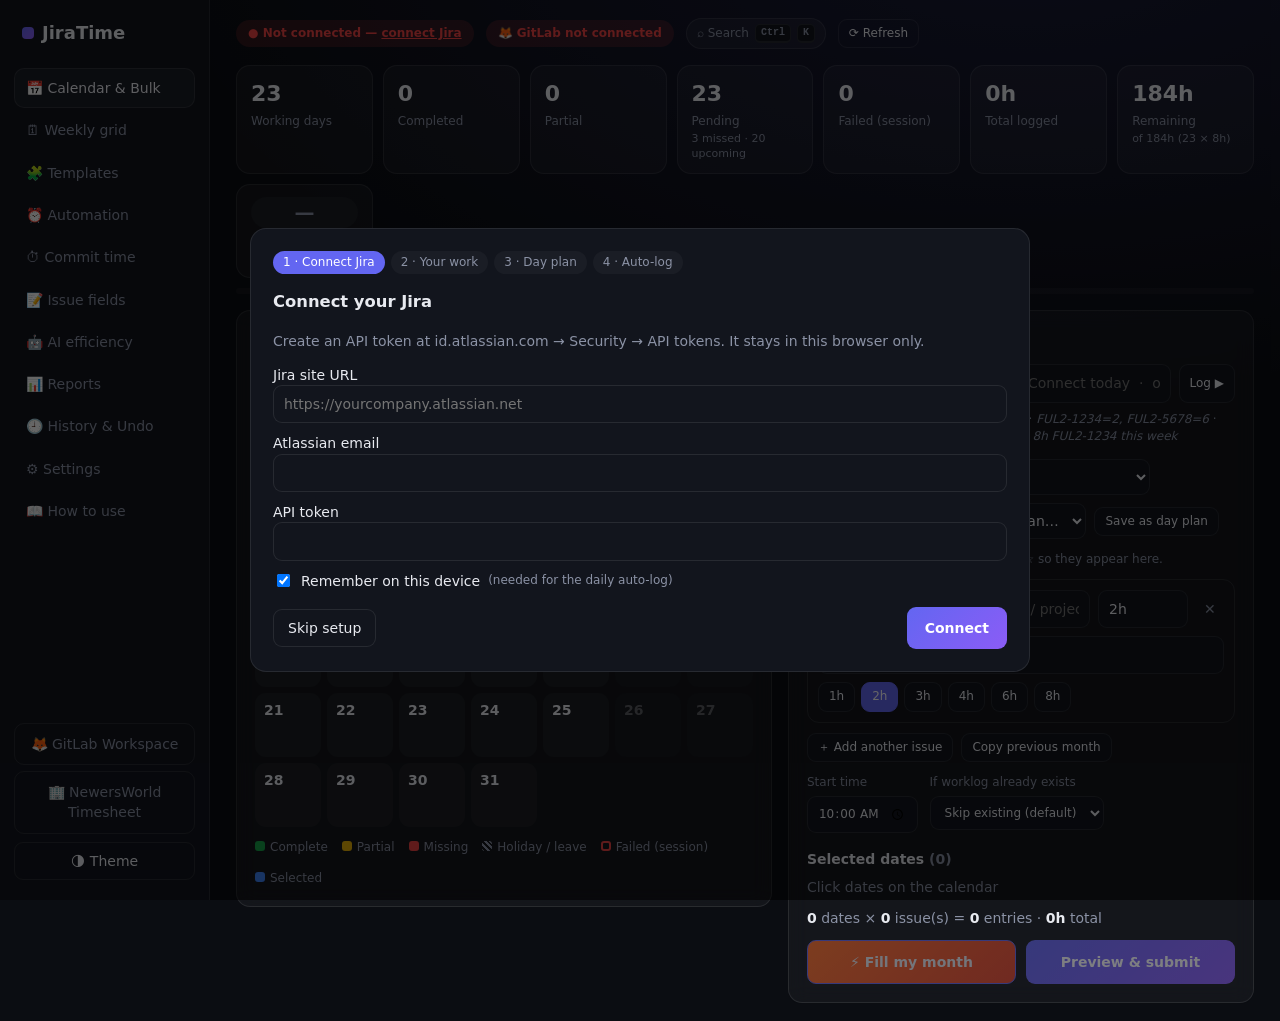
<file: public/index.html>
<!DOCTYPE html>
<html lang="en" data-theme="dark">
<head>
<meta charset="UTF-8">
<meta name="viewport" content="width=device-width, initial-scale=1">
<title>JiraTime</title>
<link rel="stylesheet" href="app.css">
<link rel="stylesheet" href="gl.css">
</head>
<body>
<aside class="sidebar">
  <div class="logo"><span class="logo-dot"></span>JiraTime</div>
  <nav>
    <button class="nav active" data-view="dashboard">📅 Calendar &amp; Bulk</button>
    <button class="nav" data-view="weekly">🗓 Weekly grid</button>
    <button class="nav" data-view="templates">🧩 Templates</button>
    <button class="nav" data-view="automation">⏰ Automation</button>
    <button class="nav" data-view="committime">⏱ Commit time</button>
    <button class="nav" data-view="fields">📝 Issue fields</button>
    <button class="nav" data-view="ai">🤖 AI efficiency</button>
    <button class="nav" data-view="reports">📊 Reports</button>
    <button class="nav" data-view="history">🕘 History &amp; Undo</button>
    <button class="nav" data-view="settings">⚙️ Settings</button>
    <button class="nav" data-view="help">📖 How to use</button>
  </nav>
  <div class="side-foot"><button class="nav nwnav glnav" data-view="gitlab">🦊 GitLab Workspace</button><button class="nav nwnav" data-view="nw">🏢 NewersWorld Timesheet</button><button id="themeBtn" class="ghost">🌗 Theme</button></div>
</aside>
<div id="navShade" class="nav-shade"></div>

<main>
  <header class="topbar">
    <button id="menuBtn" class="menuBtn ghost" aria-label="Menu">☰</button>
    <div id="conn" class="pill warn">Checking Jira…</div>
    <button id="glPill" class="pill gl-pill hidden" type="button"></button>
    <button id="palBtn" class="pal-btn" type="button" title="Search everything (Ctrl+K)">⌕ Search <kbd>Ctrl</kbd><kbd>K</kbd></button>
    <button id="syncBtn" class="small ghost" title="Refresh from Jira">⟳ Refresh</button>
    <span id="syncInfo" class="muted tiny"></span>
    <div class="grow"></div>
    <div id="user" class="muted"></div>
  </header>

  <!-- DASHBOARD -->
  <section id="view-dashboard" class="view active">
    <div id="newsBanner" class="banner news hidden"></div>
    <div id="todayCard" class="today-card hidden"></div>
    <div id="banner" class="banner hidden"></div>
    <div class="stats" id="stats"></div>
    <div class="progress"><div id="progressBar"></div></div>

    <div class="grid2">
      <div class="card">
        <div class="cal-head">
          <button id="prevM" class="ghost">‹</button>
          <select id="monthSel"></select>
          <input id="yearSel" type="number" min="2000" max="2100">
          <button id="nextM" class="ghost">›</button>
          <button id="todayM" class="ghost">Today</button>
        </div>
        <div class="quick">
          <button id="selWeekdays" class="small">Select all working days</button>
          <button id="selMissing" class="small">Select missing days</button>
          <button id="balance" class="small">⚖ Balance partial days</button>
          <button id="clearSel" class="small">Clear</button>
          <span class="muted tiny">Click = toggle · Drag = range · ⋯ = day details</span>
        </div>
        <div id="calendar" class="calendar"></div>
        <div class="legend">
          <span><i class="lg done"></i>Complete</span>
          <span><i class="lg partial"></i>Partial</span>
          <span><i class="lg missing"></i>Missing</span>
          <span><i class="lg holiday"></i>Holiday / leave</span>
          <span><i class="lg failed"></i>Failed (session)</span>
          <span><i class="lg sel"></i>Selected</span>
        </div>
      </div>

      <div class="card">
        <h3>Worklog configuration</h3>
        <div class="quicklog">
          <div class="ql-row"><input id="qlInput" placeholder="⚡ Quick log: 2h DSM, 6h AWS Connect today  ·  or  FUL2-1234=2, FUL2-5678=6" autocomplete="off" aria-label="Quick log"><button id="qlGo" class="small">Log ▶</button></div>
          <div id="qlHint" class="ql-hint"></div>
        </div>
        <div id="suggest" class="suggest hidden"></div>
        <div class="row-actions">
          <select id="tplSel" aria-label="Add from template"><option value="">＋ From template…</option></select>
          <button id="tplSave" class="small">Save row as template</button>
          <select id="planSel" aria-label="Load a day plan"><option value="">Day plan…</option></select>
          <button id="planSave" class="small">Save as day plan</button>
        </div>
        <div id="pinned" class="chips pinned"></div>
        <div id="rows"></div>
        <div class="row-actions">
          <button id="addRow" class="small">＋ Add another issue</button>
          <button id="copyPrev" class="small">Copy previous month</button>
        </div>

        <div class="field-row">
          <label>Start time <input id="startTime" type="time" value="10:00"></label>
          <label>If worklog already exists
            <select id="dupMode">
              <option value="skip">Skip existing (default)</option>
              <option value="add">Add additional hours</option>
            </select>
          </label>
        </div>

        <h4>Selected dates <span id="selCount" class="muted"></span></h4>
        <div id="selDates" class="chips"></div>
        <div class="summary" id="summary"></div>
        <div class="two">
          <button id="fillMonth" class="primary alt">⚡ Fill my month</button>
          <button id="previewBtn" class="primary">Preview &amp; submit</button>
        </div>
      </div>
    </div>
  </section>

  <!-- WEEKLY -->
  <section id="view-weekly" class="view">
    <div class="card">
      <div class="row-actions">
        <button id="wPrev" class="ghost">‹</button>
        <h3 id="wTitle" style="margin:0"></h3>
        <button id="wNext" class="ghost">›</button>
        <button id="wToday" class="small">This week</button>
        <div class="grow"></div>
        <div class="searchbox"><input id="wAdd" placeholder="＋ Add issue to grid…"><div id="wAddRes" class="results hidden"></div></div>
        <button id="wCopy" class="small">Copy last week</button>
        <button id="wGo" class="primary" style="width:auto;margin:0">Review &amp; submit</button>
      </div>
      <div class="scroll"><table id="wTable" class="wtable"></table></div>
      <p class="muted tiny">Grey = already logged in Jira. Type hours (e.g. 2, 1.5h, 90m) in a cell to add more.</p>
    </div>
  </section>

  <!-- NEWERSWORLD -->
  <section id="view-nw" class="view">
    <div class="card">
      <div class="row-actions">
        <h3 style="margin:0">NewersWorld timesheet ⇄ Jira</h3>
        <span id="nwBridge" class="pill warn">Agent not connected</span>
        <div class="grow"></div>
        <button id="nwLeave" class="small">Import leave only</button>
      </div>
      <p class="muted tiny">Jira worklogs are the source. Days that are already filled, on leave, or locked in NewersWorld are never touched (unless you allow overwrite). Your NewersWorld login in the browser is used — nothing is stored here.</p>
      <div id="nwSetup" class="warnbox">
        <b>Connect (takes 10 seconds):</b>
        <ol style="margin:6px 0 0;padding-left:20px">
          <li>Click <button id="nwOpen" class="small">↗ Open NewersWorld</button> (opens your timesheet in a new tab, you are already logged in there).</li>
          <li>In that tab click the bookmark <b>JiraTime Agent</b>. First time only: drag <a id="nwBm" class="bm" href="#" draggable="true" title="Drag me to the bookmarks bar (Ctrl+Shift+B)">⭐ JiraTime Agent</a> to your bookmarks bar.</li>
          <li>Come back here. The badge turns green. <button id="nwCopy" class="small">Copy script</button> <span class="muted tiny">(alternative: paste it in that tab's DevTools console)</span></li>
        </ol>
      </div>
      <div class="field-row">
        <label>From <input id="nwFrom" type="date"></label>
        <label>To (till today) <input id="nwTo" type="date"></label>
        <label>NewersWorld task <select id="nwTask"><option value="">(read first)</option></select></label>
        <label>Hours
          <select id="nwHours"><option value="jira">Use Jira hours</option><option value="target">Fill to daily target</option></select>
        </label>
      </div>
      <div class="row-actions" style="margin-top:12px">
        <label class="check"><input id="nwComments" type="checkbox"> Include Jira comments in description</label>
        <label class="check"><input id="nwOverwrite" type="checkbox"> Overwrite filled days that differ</label>
      </div>
      <div class="two">
        <button id="nwRead" class="primary alt">1 · Read NewersWorld &amp; compare</button>
        <button id="nwSync" class="primary" disabled>2 · Sync till today</button>
      </div>
      <div id="nwSummary" class="summary"></div>
      <div class="scroll" style="max-height:52vh"><table id="nwTable"></table></div>
      <div id="nwResult"></div>
    </div>
  </section>

  <!-- ISSUE FIELDS -->
  <section id="view-fields" class="view">
    <div class="card">
      <div class="row-actions">
        <h3 style="margin:0">Issue fields</h3>
        <div class="searchbox"><input id="fdSearch" placeholder="Search issue to edit…"><div id="fdRes" class="results hidden"></div></div>
        <span id="fdIssue" class="muted"></span>
        <div class="grow"></div>
        <select id="fdPreset"><option value="">Presets…</option></select>
        <button id="fdPresetSave" class="small">Save changes as preset</button>
        <button id="fdDates" class="small">📅 Dev dates from my worklogs</button>
      </div>
      <p class="muted tiny">Set Original estimate, Actual Dev start/end, and AI usage in one place. Only the fields you change are sent to Jira.</p>
      <div id="fdForm" class="fdform"><p class="muted">Search and pick an issue.</p></div>
      <div class="row-actions" style="margin-top:14px">
        <select id="fdAdd"><option value="">＋ Add another field…</option></select>
        <div class="grow"></div>
        <span id="fdCount" class="muted"></span>
        <button id="fdBulk" class="small" disabled>Apply to other issues…</button>
        <button id="fdSave" class="primary" style="width:auto;margin:0" disabled>Save changes</button>
      </div>
    </div>
  </section>

  <!-- TEMPLATES -->
  <section id="view-templates" class="view">
    <div class="row-actions">
      <h3 style="margin:0">Templates &amp; day plans</h3><span id="tplInfo" class="muted tiny"></span>
      <div class="grow"></div>
      <button id="tplWizard" class="small">🧭 Setup wizard</button>
      <button id="tplStarters" class="small">＋ Add missing starter templates</button>
      <button id="tplExport" class="small">⬇ Export</button>
      <button id="tplImport" class="small">⬆ Import</button><input id="tplFile" type="file" accept="application/json,.json" class="hidden">
    </div>
    <div class="grid2e">
      <div class="card">
        <h3>Work templates</h3>
        <p class="muted tiny">One template = a Jira issue + hours + comment. Quick-log words let you type “2h dsm”.</p>
        <div id="tplList"></div>
        <button id="tplNew" class="small">＋ New template</button>
      </div>
      <div class="card">
        <h3>Day plans</h3>
        <p class="muted tiny">A day plan is the set of templates for one day. Mark weekdays to make it the default for those days (Fill my month, Today card, daily auto-log).</p>
        <div id="planList2"></div>
        <button id="planNew" class="small">＋ New day plan</button>
      </div>
    </div>
  </section>

  <!-- AUTOMATION -->
  <section id="view-committime" class="view"><div id="ctMain"><p class="muted">Loading…</p></div></section>
  <section id="view-automation" class="view">
    <div class="grid2e">
      <div class="card">
        <h3>⏰ Daily auto-log</h3>
        <label class="check"><input id="schOn" type="checkbox"> Log my day plan automatically</label>
        <div class="field-row">
          <label>Time <input id="schTime" type="time"></label>
          <label>How
            <select id="schMode"><option value="auto">Countdown, then submit</option><option value="ask">Ask me first</option></select>
          </label>
          <label>Countdown (seconds) <input id="schCd" type="number" min="10" max="600" step="10"></label>
          <label>Day plan <select id="schPlan"></select></label>
        </div>
        <div class="pdays" style="margin-top:12px"><span class="muted tiny">Days</span><span id="schDays"></span></div>
        <label class="check"><input id="schCatch" type="checkbox"> When I open JiraTime, offer to log days it missed (last 7 days)</label>
        <label class="check"><input id="schNw" type="checkbox"> After logging, also sync NewersWorld (only if its tab is connected)</label>
        <p id="schNext" class="summary"></p>
        <table id="schPreview"></table>
        <div class="row-actions" style="margin-top:12px">
          <button id="schTest" class="small">Dry run for today</button>
          <button id="schRunNow" class="small">Run now for today</button>
          <button id="schNotif" class="small">Enable desktop notifications</button>
        </div>
        <div class="warnbox tiny">Runs only while a JiraTime tab is open in this browser — keep it as a pinned tab. In Chrome open
          <b>Settings → Performance → Memory saver → Always keep these sites active</b> and add this site, so Chrome does not put the tab to sleep.
          Skipped automatically: weekends, holidays &amp; leave, and any day that already has a worklog.</div>
      </div>
      <div class="card">
        <h3>🔔 Evening reminder</h3>
        <label class="check"><input id="schRemind" type="checkbox"> Remind me if today is not complete</label>
        <div class="field-row"><label>At <input id="schRemTime" type="time"></label></div>
        <h3 style="margin-top:20px">Run log</h3>
        <div class="scroll" style="max-height:50vh"><table id="schLog"></table></div>
      </div>
    </div>
  </section>

  <!-- GITLAB -->
  <section id="view-gitlab" class="view"><div id="glMain"><p class="muted">Loading…</p></div></section>

  <!-- AI EFFICIENCY -->
  <section id="view-ai" class="view">
    <div class="row-actions">
      <h3 style="margin:0">🤖 AI efficiency</h3><span id="aiInfo" class="muted tiny"></span>
      <div class="grow"></div>
      <select id="aiPeriod" aria-label="Which issues">
        <option value="month">Issues I logged work on — month shown on the calendar</option>
        <option value="prev">Issues I logged work on — last month</option>
        <option value="q">Issues I logged work on — last 3 months</option>
        <option value="open">My open issues (assigned to me)</option>
      </select>
      <button id="aiRefresh" class="small">⟳ Refresh</button>
      <button id="aiCsv" class="small">⬇ Export CSV</button>
    </div>
    <div class="card airule">
      <div><b>AI efficiency = (Original estimate − time logged) ÷ Original estimate.</b> The Original estimate is the effort <i>without</i> AI (Kiro); the time you logged is the effort <i>with</i> AI — the difference is the time AI saved. Example: estimate 10h, logged 8h → 2h saved = 20%.
        <div id="aiRule" class="tiny" style="margin-top:6px"></div></div>
      <div class="aibands">
        <label>Minimum <span class="pctin"><input id="aiMin" type="number" min="0" max="100" step="1"> %</span></label>
        <label>Green up to <span class="pctin"><input id="aiGood" type="number" min="0" max="100" step="1"> %</span></label>
        <label>Maximum <span class="pctin"><input id="aiMax" type="number" min="0" max="100" step="1"> %</span></label>
        <button id="aiReset" class="small ghost">Reset 10 / 20 / 40</button>
      </div>
    </div>
    <div id="aiWarn"></div>
    <div id="aiStats" class="stats aistats"></div>
    <div class="card"><div class="scroll"><table id="aiTable" class="aitable"></table></div>
      <p class="muted tiny">Click a coloured box above to filter. Logged more than the estimate shows as negative (“… over”). For open issues the saving shrinks while more time is logged. “Save … to Jira” opens Issue fields with “AI Time Saved – Development (Hours)” set to the computed saving, so Jira shows the same number — you review and press Save. Nothing is changed in Jira from this page.</p></div>
  </section>

  <!-- HOW TO USE -->
  <section id="view-help" class="view">
    <div class="help">
      <div class="card help-hero">
        <h2>📖 How to use JiraTime</h2>
        <p>JiraTime fills your Jira worklogs for many days at once, logs your normal day automatically, keeps Issue fields (estimate, dev dates, AI usage) up to date, and syncs the NewersWorld timesheet.</p>
        <div id="helpToc" class="help-toc">
          <button class="small" data-sec="h-start">1 · Getting started</button>
          <button class="small" data-sec="h-cal">2 · Calendar &amp; bulk fill</button>
          <button class="small" data-sec="h-day">3 · Day details: edit, move, delete</button>
          <button class="small" data-sec="h-quick">4 · Quick log</button>
          <button class="small" data-sec="h-tpl">5 · Templates &amp; day plans</button>
          <button class="small" data-sec="h-auto">6 · Daily auto-log &amp; reminder</button>
          <button class="small" data-sec="h-week">7 · Weekly grid</button>
          <button class="small" data-sec="h-fields">8 · Issue fields</button>
          <button class="small" data-sec="h-ai">9 · AI efficiency</button>
          <button class="small" data-sec="h-nw">10 · NewersWorld sync</button>
          <button class="small" data-sec="h-hist">11 · History, undo &amp; reports</button>
          <button class="small" data-sec="h-set">12 · Settings &amp; holidays</button>
          <button class="small" data-sec="h-faq">13 · Problems &amp; answers</button>
          <button class="small" data-sec="h-gl">14 · GitLab workspace</button>
          <button class="small" data-sec="h-ct">15 · Time from commits</button>
        </div>
      </div>

      <div class="card" id="h-start">
        <h3>1 · Getting started</h3>
        <ol>
          <li>Create a Jira API token: <b>id.atlassian.com → Security → API tokens → Create API token</b>. Copy it.</li>
          <li>Open JiraTime and click <b>Connect Jira</b> (or follow the setup wizard). Enter your site (e.g. <code>https://yourcompany.atlassian.net</code>), your Atlassian email and the token.</li>
          <li>Tick <b>Remember on this device</b> if you want the daily auto-log. Without it the token is forgotten when you close the tab.</li>
          <li>The <b>setup wizard</b> then asks what work you do, which Jira issue each one goes to, builds your normal day (e.g. 8h) and turns on the auto-log.</li>
        </ol>
        <p class="muted tiny">Your token stays in this browser only. It is sent with each request to the JiraTime proxy, which passes it to Jira and does not store it.</p>
        <button class="small" data-go="settings">Open Settings → Run setup wizard</button>
      </div>

      <div class="card" id="h-cal">
        <h3>2 · Calendar &amp; bulk fill</h3>
        <ul>
          <li><b>Colours:</b> <span class="lgx done"></span> complete (8h) · <span class="lgx partial"></span> partial · <span class="lgx missing"></span> missing (past working day, nothing logged) · striped = holiday / leave · blue = selected.</li>
          <li><b>Hover a day</b> to see every Jira issue and the hours logged on it.</li>
          <li><b>Dashboard numbers:</b> <i>Working days</i> = Mon–Fri minus holidays/leave. <i>Completed</i> = working days with ≥ 8h, <i>Partial</i> = some time but &lt; 8h, <i>Pending</i> = no worklog yet (missed before today + upcoming). <i>Total logged</i> = everything this month on any day (time on holidays/weekends is shown separately). <i>Remaining</i> = for each working day, 8h minus what is logged that day, added up — e.g. 6 pending days and nothing partial = 48h. <i>AI efficiency</i> = Σ AI Time Saved ÷ Σ Original estimate for the issues you logged work on this month; click it to open the report.</li>
          <li><b>Select days:</b> click a day, <b>drag</b> across days for a range, or use <i>Select all working days</i> / <i>Select missing days</i>. Saturday and Sunday are skipped unless you allow them in Settings.</li>
          <li><b>What to log:</b> pick an issue in a row (type the key or words from the summary), set hours (1h–8h buttons or e.g. <code>1h 30m</code>) and a comment. Add more rows for more issues, or load a template / day plan.</li>
          <li><b>Preview &amp; submit:</b> shows every entry before anything is sent. Days that already have work on the same issue are unticked (skip existing). Entries on the same day get start times one after the other (10:00, 12:00 …). Tick <i>Dry run</i> to test without sending.</li>
          <li><b>⚡ Fill my month:</b> selects every missing working day up to today and fills it with the rows, or with the day plan for that weekday.</li>
          <li><b>⚖ Balance partial days:</b> tops up days that have less than your daily target.</li>
          <li>Failed entries can be retried; history keeps every batch so it can be undone.</li>
        </ul>
        <button class="small" data-go="dashboard">Open Calendar</button>
      </div>

      <div class="card" id="h-day">
        <h3>3 · Day details: edit, move, delete</h3>
        <p>Click <b>⋯</b> on any day (or <i>Open day</i> on the Today card).</p>
        <ul>
          <li><b>Change hours or comment</b> of a worklog, then <b>Save</b>.</li>
          <li><b>Move to another date:</b> change the <b>Date</b> of the row (e.g. 20 → 21), the button becomes <b>Move</b>. The time of day is kept. You are warned if the new day is a weekend, a holiday, in the future, or would go over your daily target.</li>
          <li><b>🗑 Delete</b> removes the worklog from Jira (asks first).</li>
          <li><b>Add work</b> to that day with a day plan or a single template.</li>
        </ul>
        <p class="muted tiny">If Jira has locked the period (e.g. a closed timesheet), Jira refuses the change and the message is shown.</p>
      </div>

      <div class="card" id="h-quick">
        <h3>4 · Quick log</h3>
        <p>Type in the ⚡ box at the top of <i>Worklog configuration</i> and press Enter. A preview opens before anything is sent. If you write no date, the days <b>selected on the calendar</b> are used, otherwise today.</p>
        <table class="help-tbl">
          <tr><td><code>2h DSM, 6h AWS Connect today</code></td><td>two entries today, using your templates</td></tr>
          <tr><td><code>FUL2-315551=2, FUL2-314700=6</code><br><code>FUL2-315551=2 | FUL2-314700=5.5</code></td><td>Jira key = hours. Separate with <code>,</code> <code>|</code> <code>;</code> or just spaces; spaces around <code>=</code> are fine. Hours can be <code>2</code>, <code>1.5</code>, <code>2h30m</code>, <code>90m</code>. Add <code>:comment</code> after the hours, e.g. <code>FUL2-1=2:code review</code></td></tr>
          <tr><td><code>4h bug fixing: login issue yesterday</code></td><td>text after <code>:</code> becomes the comment</td></tr>
          <tr><td><code>8h FUL2-1234 this week</code></td><td>a Jira key directly, every working day this week</td></tr>
          <tr><td><code>1h 30m testing mon</code> · <code>2h dsm last monday</code></td><td>weekday names</td></tr>
          <tr><td><code>3h testing 16/11</code> · <code>2h dsm 12 nov</code> · <code>kal 90m review</code></td><td>dates (day/month), month names, kal = yesterday</td></tr>
          <tr><td><code>dsm</code></td><td>no hours = the template's default hours</td></tr>
        </table>
        <p class="muted tiny">Words are matched to template names and their <i>quick-log words</i> (Templates page). If a word matches two templates (e.g. “aws”), you are asked to be more specific.</p>
      </div>

      <div class="card" id="h-tpl">
        <h3>5 · Templates &amp; day plans</h3>
        <ul>
          <li>A <b>template</b> is one kind of work: name + Jira issue + hours + comment + quick-log words. 15 starters are included (DSM, sprint ceremonies, AWS SR, AWS Connect, Lambda/API, deployment, unit testing, SIT/UAT, bug fixing, code review, production support, requirements, documentation, POC). A template with an orange border still needs its Jira issue.</li>
          <li>A <b>day plan</b> is your normal day, e.g. <i>DSM 30m + AWS Connect 5h 30m + Unit testing 2h</i>. The badge shows the total against your target.</li>
          <li>Mark <b>weekdays</b> on a plan to make it the default for those days (Fill my month, Today card, auto-log). Each weekday belongs to one plan, e.g. a “Monday” plan with sprint planning.</li>
          <li>On the calendar: <i>＋ From template…</i> adds a row, <i>Save row as template</i>, <i>Day plan…</i> loads a plan into the rows, <i>Save as day plan</i> saves the current rows.</li>
          <li><b>⬇ Export / ⬆ Import</b> shares templates and plans with your team as a JSON file (weekdays are not imported).</li>
        </ul>
        <button class="small" data-go="templates">Open Templates</button>
      </div>

      <div class="card" id="h-auto">
        <h3>6 · Daily auto-log &amp; reminder</h3>
        <ul>
          <li>Turn on <b>Log my day plan automatically</b>, choose the time (e.g. 18:30) and the days.</li>
          <li>At that time a <b>countdown</b> (60 s) shows what will be logged; press <i>Cancel</i> to skip today, or choose <i>Ask me first</i>.</li>
          <li>It never adds to a day that already has work, and skips weekends, holidays and leave.</li>
          <li>If JiraTime was closed at that time, it offers the <b>missed days</b> next time you open it.</li>
          <li><b>It runs only while a JiraTime tab is open.</b> Keep it as a pinned tab, and in Chrome add the site under <i>Settings → Performance → Memory saver → Always keep these sites active</i>.</li>
          <li><b>Evening reminder:</b> a desktop notification if today is not complete.</li>
          <li><i>Dry run for today</i> shows what would be logged; the run log lists every run.</li>
        </ul>
        <button class="small" data-go="automation">Open Automation</button>
      </div>

      <div class="card" id="h-week">
        <h3>7 · Weekly grid</h3>
        <p>Issues × days for one week. Grey numbers are already logged in Jira; type hours in a cell (e.g. <code>2</code>, <code>1.5h</code>, <code>90m</code>) to add more. <i>Copy last week</i> pre-fills from last week's worklogs. <i>Review &amp; submit</i> opens the same preview as the calendar.</p>
        <button class="small" data-go="weekly">Open Weekly grid</button>
      </div>

      <div class="card" id="h-fields">
        <h3>8 · Issue fields</h3>
        <ul>
          <li>Search an issue and edit <b>Original estimate</b> (e.g. <code>1w 2d 4h</code>), <b>Actual Dev Start/End Date</b>, <b>AI Used / AI Tool Used / AI Time Saved</b> and any other editable field. Fields that already have a value are shown automatically.</li>
          <li><b>📅 Dev dates from my worklogs</b> sets Actual Dev Start/End to your first and last worklog on the issue.</li>
          <li><b>Presets</b> save a set of values (e.g. “AI used – Kiro”) to apply in one click; <b>Apply to other issues…</b> copies your changes to other issues.</li>
          <li>The Time tracking box shows logged vs estimate and the live <b>AI efficiency</b> while you type.</li>
          <li>Only the fields you change are sent, after a confirmation that lists old → new values.</li>
        </ul>
        <button class="small" data-go="fields">Open Issue fields</button>
      </div>

      <div class="card" id="h-ai">
        <h3>9 · AI efficiency</h3>
        <p><b>AI efficiency = (Original estimate − time logged) ÷ Original estimate.</b> The Original estimate is how long the work takes without AI (Kiro); what you log is the real effort with AI. Example: estimate 16h, logged 14h → 2h saved → 12.5%. Logged more than the estimate gives a negative number.</p>
        <ul>
          <li><span class="eff low">below 10%</span> too low — highlighted, aim for at least 10%.</li>
          <li><span class="eff good">10–20%</span> on target (green).</li>
          <li><span class="eff high">20–40%</span> high — allowed, check it is realistic.</li>
          <li><span class="eff over">above 40%</span> over the maximum — highlighted.</li>
          <li><span class="eff noest">No estimate</span> — set the Original estimate first.</li>
        </ul>
        <p>Choose which issues to check (this month, last month, last 3 months, or your open issues). Click a coloured box to filter. <b>Save … to Jira</b> opens Issue fields with “AI Time Saved – Development” set to the computed saving (estimate − logged) so Jira shows the same number; review it and press Save. The limits (10 / 20 / 40) can be changed on the page. <i>Export CSV</i> gives the full report.</p>
        <button class="small" data-go="ai">Open AI efficiency</button>
      </div>

      <div class="card" id="h-nw">
        <h3>10 · NewersWorld sync</h3>
        <ol>
          <li>Open <b>🏢 NewersWorld Timesheet</b> and drag the ⭐ <b>JiraTime Agent</b> link to your bookmarks bar (once).</li>
          <li>Click <b>↗ Open NewersWorld</b> (you are already logged in there) and click the bookmark in that tab. The badge turns green.</li>
          <li><b>Read NewersWorld &amp; compare</b> shows each day: will fill, already in sync, different, leave, locked. Leave dates are marked on the calendar.</li>
          <li><b>Sync till today</b> fills the empty days from your Jira worklogs (filled, leave and locked days are left alone unless you allow overwrite).</li>
        </ol>
        <p class="muted tiny">If the bookmark was created on another address (e.g. localhost), delete it and drag it again from this page.</p>
        <button class="small" data-go="nw">Open NewersWorld</button>
      </div>

      <div class="card" id="h-hist">
        <h3>11 · History, undo &amp; reports</h3>
        <ul>
          <li><b>History &amp; Undo:</b> every entry JiraTime sent, edited or moved. <i>Undo batch</i> deletes a whole submission from Jira; <i>Export CSV</i> keeps a record.</li>
          <li><b>Reports:</b> hours per day, per issue, per project and per week for the month on the calendar, a printable timesheet (PDF) and CSV.</li>
        </ul>
      </div>

      <div class="card" id="h-set">
        <h3>12 · Settings &amp; holidays</h3>
        <ul>
          <li>Daily target hours (default 8), default duration and start time, delay between requests, allow weekends.</li>
          <li><b>Holidays &amp; leave:</b> add single dates or ranges; they are skipped everywhere and shown striped on the calendar.</li>
          <li><b>Remove saved credentials</b> deletes the token and all saved Jira data from this browser — use it on shared computers.</li>
        </ul>
      </div>

      <div class="card" id="h-ct">
        <h3>15 · Time from commits (⏱ Commit time)</h3>
        <p>Write how long you worked in the commit message and push as usual — from the terminal, your IDE or JiraTime. JiraTime logs that time on the Jira issue, on the date and time of the commit.</p>
        <table class="help-tbl"><tr><th>Commit message</th><th>Logs</th></tr>
          <tr><td><code>FUL2-288698:2hrs fix login</code></td><td>2h on FUL2-288698, comment “fix login — commit abc1234 (project · branch)”</td></tr>
          <tr><td><code>FUL2-288698-2hrs</code> · <code>FUL2-288698|2hrs</code> · <code>FUL2-288698:2 hrs</code> · <code>FUL2-288698 - 2h</code></td><td>2h</td></tr>
          <tr><td><code>FUL2-288698: logtime:2</code> · <code>FUL2-288698 time: 2</code> · <code>FUL2-288698:2</code> · <code>FUL2-288698:1.5</code></td><td>2h / 2h / 2h / 1h 30m — a number without unit means hours</td></tr>
          <tr><td><code>FUL2-288698: 1h 30m</code> · <code>FUL2-288698:1h30m</code> · <code>FUL2-288698:1:30</code> · <code>FUL2-288698 = 90 min</code> · <code>FUL2-288698:45m</code></td><td>1h 30m / … / 45m</td></tr>
          <tr><td><code>[FUL2-288698] 3 hours refactor</code> · <code>ful2-288698:2h</code> · <code>FUL2-288698:1d</code></td><td>3h / 2h / 8h (1 day = 8 hours)</td></tr>
          <tr><td><code>FUL2-288698 #time 2h 30m fixed cache</code></td><td>2h 30m (Jira smart-commit style)</td></tr>
          <tr><td><code>FUL2-1:2h FUL2-2:30m</code></td><td>2h on FUL2-1 and 30m on FUL2-2</td></tr>
          <tr><td><code>FUL2-288698 2</code> · <code>FUL2-288698-2</code> · <code>FUL2-288698: 2 issues fixed</code> · <code>feat(FUL2-288698): add api</code></td><td>nothing — a bare number needs <code>:</code> <code>|</code> <code>=</code> or a word like <code>logtime</code>, so normal messages are never logged by mistake</td></tr></table>
        <ul>
          <li>It checks your GitLab pushes every 5 minutes while JiraTime is open (website or app), and right after you open it — pushes made while JiraTime was closed are picked up then. <b>Catch up</b> buttons read older pushes (1–14 days).</li>
          <li>Only <b>your own</b> commits are logged (your GitLab / Jira e-mail; add other commit e-mails with <b>⚙ My commit e-mails</b>). Merge commits are ignored.</li>
          <li>The same commit is never logged twice — also not from a second laptop, a squash or a cherry-pick: JiraTime first looks at the issue's worklogs.</li>
          <li><b>⚠ Failed time logs</b> lists everything that could not be logged with the reason (issue not found, closed issue, time not understood, more than 16 h, Jira login expired…). Use <b>Retry</b>, <b>Edit</b> (change issue / time) or <b>✕</b> to drop it. The number on the sidebar shows how many are waiting.</li>
          <li><b>✅ Logged from commits</b> shows what was logged; <b>Undo</b> deletes that worklog. Every entry is also in History &amp; Undo.</li>
          <li>Use the <b>Try a commit message</b> box to see what a message would log before you push.</li>
        </ul>
        <button class="small" data-go="committime">Open Commit time</button>
      </div>
      <div class="card" id="h-gl">
        <h3>14 · GitLab workspace</h3>
        <p>A separate workspace for your GitLab, with its own connection. Your browser talks to your GitLab directly, so the VPN must be on. Working with folders on your laptop (clone into a folder, commit, push, conflicts) uses the JiraTime helper, which you set up once from <b>GitLab → Local repos</b>.</p>
        <ol>
          <li>Create a Personal Access Token in GitLab (avatar → Edit profile → Access tokens). <code>read_api</code> is enough to look around; for merge requests, approvals, retries and push you need <code>api</code> + <code>write_repository</code>.</li>
          <li>Open <b>🦊 GitLab Workspace</b> (bottom of the sidebar, or the 🦊 pill in the top bar), enter the GitLab URL, your username and the token, and press <b>Connect</b>.</li>
          <li><b>Overview:</b> projects, active projects, open / assigned MRs, pending reviews, failed pipelines and your pushes of the last 7 days, plus the projects you worked on most recently.</li>
          <li><b>Projects:</b> search, filter, ★ pin. Click a project for branches, commits (click one for its diff), MRs, pipelines and contributors, and <b>⬇ Clone</b> it into a folder you pick.</li>
          <li><b>Local repos:</b> repositories on this laptop. Changes with a diff viewer (stage / unstage / discard per file or per hunk), commit with templates and a suggested message, push, pull, fetch, history with a branch graph, branches (create, switch, merge, rebase, compare, delete), stashes, revert, tag, reset. Discard and hard reset keep a backup first; JiraTime never force-pushes.</li>
          <li><b>Conflicts:</b> after a merge, pull or rebase with conflicts, each conflict is shown side by side — accept current, incoming, both, or edit by hand — then <b>Mark resolved</b> and <b>Continue</b> (or Abort).</li>
          <li><b>Merge requests:</b> created by you, assigned, review requested, or per project. Open one for overview, changes (with a rule-based smart review), commits, discussion and pipelines; approve, comment, edit, assign, label, draft / ready, close and merge. <b>＋ New merge request</b> / <b>🔀 Prepare MR</b> compares the branches and drafts the title and description from your commits.</li>
          <li><b>Releases:</b> what changed after a date across many projects — commits, merged MRs and deployments are kept apart — by project, by developer, as a timeline, files changed since the release, CSV and an RCA draft. <b>Compare</b> does tag vs tag, branch, SHA or two dates, with release notes, CSV and print.</li>
          <li><b>Pipelines:</b> jobs by stage, job logs with search and “first error”, retry a job or the failed jobs (asks first), environments and deployments. <b>Activity:</b> your or a project's GitLab timeline. <b>Jira links:</b> merge requests, branches and commits for a Jira key, and start a branch for it.</li>
          <li><b>Ctrl + K</b> anywhere opens a search for pages, projects, repositories, merge requests and actions; type a Jira key to look it up in GitLab.</li>
        </ol>
        <p class="muted tiny">The token is checked with GitLab and stored only on this laptop (OS keyring, or <code>~/.config/jiratime/gitlab-token</code> readable only by you). The browser never receives it; git gets it only for the single command it runs. “Smart summary / review” and the RCA draft are rule-based: nothing is sent to an AI service.</p>
        <button class="small" data-go="gitlab">Open GitLab workspace</button>
      </div>

      <div class="card" id="h-faq">
        <h3>13 · Problems &amp; answers</h3>
        <dl class="faq">
          <dt>“Could not reach Jira (…)” / 502</dt><dd>JiraTime could not connect to Jira (network, VPN or slow DNS). Press <b>Retry</b> next to the message. The first request after starting can take ~8 s on some office networks.</dd>
          <dt>“showing saved data · updating…”</dt><dd>The calendar shows the last data saved in this browser while fresh data loads. If loading fails, the error appears in red with a Retry button.</dd>
          <dt>“Jira rejected the credentials”</dt><dd>The API token is wrong or was revoked. Settings → Change Jira account / token.</dd>
          <dt>Jira refuses to edit, move or delete a worklog</dt><dd>The period may be locked in Jira/Clockwork or you lack permission; the message from Jira is shown.</dd>
          <dt>The auto-log did not run</dt><dd>The JiraTime tab was closed or asleep at that time. Open it — missed days are offered. Check the run log on the Automation page.</dd>
          <dt>NewersWorld says “not connected”</dt><dd>Open NewersWorld with the button on this page and click the bookmark in that tab. Re-create the bookmark if you moved JiraTime to a new address.</dd>
        </dl>
      </div>
    </div>
  </section>

  <!-- REPORTS -->
  <section id="view-reports" class="view">
    <div class="card">
      <div class="row-actions">
        <h3 id="repTitle" style="margin:0"></h3><div class="grow"></div>
        <button id="repPrint" class="small">🖨 Timesheet (print / PDF)</button>
        <button id="repCsv" class="small">Export CSV</button>
      </div>
      <h4>Hours per day</h4><div id="repDays" class="daybars"></div>
      <div class="grid2e">
        <div><h4>By issue</h4><div id="repIssues"></div></div>
        <div><h4>By project</h4><div id="repProjects"></div><h4>By week</h4><div id="repWeeks"></div></div>
      </div>
    </div>
  </section>

  <!-- HISTORY -->
  <section id="view-history" class="view">
    <div class="card">
      <h3>Recent batches</h3>
      <div id="batches"></div>
    </div>
    <div class="card" style="margin-top:16px">
      <div class="row-actions">
        <input id="histFilter" placeholder="Filter by issue key…">
        <select id="histStatus"><option value="">All</option><option>success</option><option>failed</option></select>
        <div class="grow"></div>
        <button id="histCsv" class="small">Export CSV</button>
        <button id="histClear" class="small danger">Clear</button>
      </div>
      <table id="histTable"></table>
    </div>
  </section>

  <!-- SETTINGS -->
  <section id="view-settings" class="view">
    <div class="grid2e">
      <div class="card">
        <h3>General</h3>
        <div class="form">
          <div class="row-actions"><button id="setReconnect" class="small">Change Jira account / token</button><button id="setLogout" class="small danger">Remove saved credentials</button></div>
          <label>Daily target hours <input id="setTarget" type="number" min="1" max="24" step="0.5"></label>
          <label>Default duration <input id="setDur" placeholder="2h"></label>
          <label>Default start time <input id="setStart" type="time"></label>
          <label>Delay between requests (ms) <input id="setDelay" type="number" min="100" max="5000" step="100"></label>
          <label class="check"><input id="setWeekend" type="checkbox"> Allow selecting Saturday &amp; Sunday</label>
          <button id="setSave" class="primary">Save settings</button>
        </div>
        <p class="muted tiny">Your API token is kept only in this browser (session or "remember on this device") and sent over HTTPS only to Jira through the proxy. Use "Remove saved credentials" on shared computers.</p>
        <button id="setWizard" class="small">🧭 Run setup wizard</button>
      </div>
      <div class="card">
        <h3>Holidays &amp; leave</h3>
        <p class="muted tiny">These dates are skipped everywhere (calendar, Fill my month, weekly grid).</p>
        <div class="row-actions">
          <input id="hDate" type="date"><input id="hLabel" placeholder="Label (Diwali, Leave…)">
          <select id="hType"><option value="holiday">Holiday</option><option value="leave">Leave</option></select>
          <button id="hAdd" class="small">Add</button>
        </div>
        <div class="row-actions"><input id="hFrom" type="date"><span class="muted">to</span><input id="hTo" type="date">
          <select id="hType2"><option value="leave">Leave</option><option value="holiday">Holiday</option></select><button id="hAddRange" class="small">Add range</button></div>
        <div id="holList"></div>
      </div>
    </div>
  </section>
</main>

<div id="modal" class="modal hidden"><div class="modal-box" id="modalBox"></div></div>
<div id="toast" class="toast hidden"></div>
<script src="app.js"></script>
<script src="templates.js"></script>
<script src="day.js"></script>
<script src="scheduler.js"></script>
<script src="wizard.js"></script>
<script src="nw.js"></script>
<script src="fields.js"></script>
<script src="ai.js"></script>
<script src="help.js"></script>
<script src="gitlab.js"></script>
<script src="gl-diff.js"></script>
<script src="gl-local.js"></script>
<script src="gl-mr.js"></script>
<script src="gl-release.js"></script>
<script src="gl-ops.js"></script>
<script src="gl-kiro.js"></script>
<script src="committime.js"></script>
</body>
</html>
</file>
<file: public/app.css>
:root{--r:14px}
[data-theme=dark]{--bg:#0b0d12;--bg2:#12151d;--card:rgba(255,255,255,.04);--bd:rgba(255,255,255,.09);--tx:#e8eaf0;--mut:#8b92a5;--acc:#6366f1;--acc2:#8b5cf6;--ok:#16a34a;--okbg:rgba(22,163,74,.22);--warnbg:rgba(234,179,8,.22);--warn:#eab308;--bad:#ef4444;--badbg:rgba(239,68,68,.16);--sel:#3b82f6;--cell:rgba(255,255,255,.035)}
[data-theme=light]{--bg:#f4f5fa;--bg2:#fff;--card:#fff;--bd:rgba(0,0,0,.09);--tx:#161a26;--mut:#667085;--acc:#4f46e5;--acc2:#7c3aed;--ok:#15803d;--okbg:rgba(22,163,74,.18);--warnbg:rgba(234,179,8,.25);--warn:#a16207;--bad:#dc2626;--badbg:rgba(239,68,68,.12);--sel:#2563eb;--cell:#f1f3f9}
*{box-sizing:border-box}
body{margin:0;font:14px/1.45 Inter,system-ui,sans-serif;background:radial-gradient(900px 500px at 80% -10%,rgba(99,102,241,.18),transparent),var(--bg);color:var(--tx);display:flex;min-height:100vh}
.sidebar{width:210px;padding:20px 14px;border-right:1px solid var(--bd);background:var(--bg2);display:flex;flex-direction:column;position:sticky;top:0;height:100vh}
.logo{font-weight:700;font-size:18px;margin:0 8px 22px;display:flex;align-items:center;gap:8px}
.logo-dot{width:12px;height:12px;border-radius:4px;background:linear-gradient(135deg,var(--acc),var(--acc2))}
.nav{display:block;width:100%;text-align:left;background:none;border:0;color:var(--mut);padding:10px 12px;border-radius:10px;cursor:pointer;font:inherit;margin-bottom:2px}
.nav:hover{background:var(--card)}.nav.active{background:var(--card);color:var(--tx);box-shadow:inset 0 0 0 1px var(--bd)}
.side-foot{margin-top:auto}
main{flex:1;padding:18px 26px;min-width:0}
.topbar{display:flex;align-items:center;gap:12px;margin-bottom:16px}
.grow{flex:1}
.pill{padding:5px 12px;border-radius:99px;font-size:12px;font-weight:600}
.pill.ok{background:var(--okbg);color:var(--ok)}.pill.warn{background:var(--warnbg);color:var(--warn)}.pill.bad{background:var(--badbg);color:var(--bad)}
.pill a{color:inherit}
.muted{color:var(--mut)}.tiny{font-size:12px}
.view{display:none}.view.active{display:block}
.card{background:var(--card);border:1px solid var(--bd);border-radius:var(--r);padding:18px;backdrop-filter:blur(10px)}
.card.narrow{max-width:520px}.card.narrow label{display:block;margin:12px 0}
.card h3{margin:0 0 12px}.card h4{margin:16px 0 8px}
.grid2{display:grid;grid-template-columns:minmax(380px,1.15fr) minmax(340px,1fr);gap:16px;align-items:start}
@media(max-width:1000px){.grid2{grid-template-columns:1fr}}
.stats{display:grid;grid-template-columns:repeat(auto-fit,minmax(130px,1fr));gap:10px;margin-bottom:10px}
.stat{background:var(--card);border:1px solid var(--bd);border-radius:var(--r);padding:12px 14px}
.stat b{display:block;font-size:22px}.stat span{color:var(--mut);font-size:12px}
.progress{height:6px;background:var(--cell);border-radius:9px;overflow:hidden;margin-bottom:16px}
#progressBar{height:100%;width:0;background:linear-gradient(90deg,var(--acc),var(--acc2));transition:width .5s}
input,select,button,textarea{font:inherit;color:var(--tx)}
input,select{background:var(--bg2);border:1px solid var(--bd);border-radius:9px;padding:8px 10px;outline:none;max-width:100%}
input:focus,select:focus{border-color:var(--acc)}
button{border:1px solid var(--bd);background:var(--bg2);border-radius:9px;padding:8px 14px;cursor:pointer}
button:hover{border-color:var(--acc)}
button.ghost{background:none}
button.small{padding:5px 10px;font-size:12px}
button.primary{background:linear-gradient(135deg,var(--acc),var(--acc2));border:0;color:#fff;font-weight:600;padding:11px 18px;width:100%;margin-top:12px}
button.primary:disabled{opacity:.45;cursor:not-allowed}
button.danger{color:var(--bad)}
.cal-head{display:flex;gap:8px;align-items:center;margin-bottom:10px}
.cal-head select{flex:1}.cal-head input{width:84px}
.quick{display:flex;gap:6px;align-items:center;flex-wrap:wrap;margin-bottom:10px}
.calendar{display:grid;grid-template-columns:repeat(7,1fr);gap:6px}
.dow{text-align:center;color:var(--mut);font-size:12px;padding:4px 0}
.day{min-height:64px;border-radius:11px;background:var(--cell);border:1px solid transparent;padding:6px 8px;cursor:pointer;display:flex;flex-direction:column;justify-content:space-between;transition:transform .12s,border-color .12s;user-select:none}
.day:hover:not(.off){transform:translateY(-2px);border-color:var(--acc)}
.day.off{opacity:.35;cursor:not-allowed}
.day.empty{background:none;cursor:default;pointer-events:none}
.day .n{font-weight:600}.day .h{font-size:11px;color:var(--mut)}
.day.today .n{color:var(--acc)}.day.today{border-color:var(--acc)}
.day.done{background:var(--okbg)}.day.partial{background:var(--warnbg)}.day.missing{background:var(--badbg)}
.day.failed{box-shadow:inset 0 0 0 2px var(--bad)}
.day.selected{background:var(--sel);color:#fff}.day.selected .h{color:#dbeafe}
.legend{display:flex;gap:14px;flex-wrap:wrap;margin-top:12px;color:var(--mut);font-size:12px}
.lg{display:inline-block;width:10px;height:10px;border-radius:3px;margin-right:5px;background:var(--cell)}
.lg.done{background:var(--ok)}.lg.partial{background:var(--warn)}.lg.missing{background:var(--bad)}.lg.failed{background:transparent;box-shadow:inset 0 0 0 2px var(--bad)}.lg.sel{background:var(--sel)}
.row-actions{display:flex;gap:8px;align-items:center;flex-wrap:wrap;margin-bottom:12px}
.irow{border:1px solid var(--bd);border-radius:12px;padding:10px;margin-bottom:10px;display:grid;grid-template-columns:1fr 90px 28px;gap:8px;position:relative}
.irow .full{grid-column:1/-1}
.irow .rm{padding:4px;border:0;background:none;color:var(--mut)}
.results{position:absolute;left:10px;right:10px;top:46px;z-index:20;background:var(--bg2);border:1px solid var(--bd);border-radius:10px;max-height:240px;overflow:auto;box-shadow:0 12px 30px rgba(0,0,0,.35)}
.results div{padding:8px 10px;cursor:pointer;font-size:13px}.results div:hover{background:var(--card)}
.results small{color:var(--mut);display:block}
.issue-picked{font-size:12px;color:var(--ok);grid-column:1/-1}
.field-row{display:flex;gap:12px;flex-wrap:wrap;margin-top:12px}
.field-row label{display:flex;flex-direction:column;gap:4px;font-size:12px;color:var(--mut)}
.chips{display:flex;flex-wrap:wrap;gap:6px;max-height:110px;overflow:auto}
.chip{background:var(--cell);border-radius:99px;padding:3px 10px;font-size:12px}
.summary{margin-top:10px;color:var(--mut)}.summary b{color:var(--tx)}
table{width:100%;border-collapse:collapse;font-size:13px}
th,td{text-align:left;padding:8px 10px;border-bottom:1px solid var(--bd);vertical-align:top}
th{color:var(--mut);font-weight:600;font-size:12px}
td input{width:80px;padding:4px 6px}
.st-success{color:var(--ok)}.st-failed{color:var(--bad)}.st-processing{color:var(--sel)}.st-pending,.st-skipped{color:var(--mut)}
.modal{position:fixed;inset:0;background:rgba(0,0,0,.55);display:flex;align-items:center;justify-content:center;z-index:50;padding:20px}
.modal.hidden,.toast.hidden{display:none}
.modal-box{background:var(--bg2);border:1px solid var(--bd);border-radius:16px;padding:22px;width:min(860px,100%);max-height:88vh;overflow:auto}
.modal-box .foot{display:flex;gap:10px;justify-content:flex-end;margin-top:16px}
.modal-box .foot button.primary{width:auto;margin:0}
.toast{position:fixed;bottom:22px;right:22px;background:var(--bg2);border:1px solid var(--bd);padding:12px 18px;border-radius:12px;z-index:60;box-shadow:0 10px 30px rgba(0,0,0,.4)}
.check{display:flex;gap:8px;align-items:center}
.form label{display:block;margin:10px 0}.form input{width:100%}
.hidden{display:none!important}
.qd{display:flex;gap:6px;flex-wrap:wrap}
.qd button.on{background:var(--acc);border-color:var(--acc);color:#fff}
.banner{background:var(--warnbg);border:1px solid var(--warn);border-radius:var(--r);padding:10px 14px;margin-bottom:12px}
.suggest{background:var(--cell);border-radius:10px;padding:8px 12px;margin-bottom:12px;font-size:13px}
.two{display:grid;grid-template-columns:1fr 1fr;gap:10px}
button.primary.alt{background:var(--bg2);color:var(--tx);border:1px solid var(--acc)}
.day.holiday{background:repeating-linear-gradient(45deg,var(--cell),var(--cell) 6px,transparent 6px,transparent 12px)}
.lg.holiday{background:repeating-linear-gradient(45deg,var(--mut),var(--mut) 2px,transparent 2px,transparent 4px)}
.pinned{margin-bottom:10px;align-items:center}.chip.pin{cursor:pointer;background:var(--okbg)}
.pinbtn{margin-left:auto}
.scroll{overflow:auto}
.warnbox{background:var(--warnbg);border-radius:10px;padding:8px 14px;margin:10px 0;font-size:13px}.warnbox ul{margin:6px 0 0;padding-left:18px}
.modal-box .foot{align-items:center}
.li{display:flex;justify-content:space-between;align-items:center;gap:10px;padding:8px 0;border-bottom:1px solid var(--bd)}
.grid2e{display:grid;grid-template-columns:1fr 1fr;gap:16px}@media(max-width:1000px){.grid2e{grid-template-columns:1fr}}
.searchbox{position:relative}.searchbox .results{top:38px;left:0;right:auto;width:420px}
.wtable th,.wtable td{text-align:center;min-width:76px}.wtable .icell{text-align:left;min-width:240px}
.wtable .icell small{display:block}.wtable .wc{width:100%;margin-top:4px;padding:3px 6px;font-size:12px}
.wtable td input.wi{width:64px;text-align:center}
.offc{background:var(--cell);opacity:.55}.lg-s{font-size:11px;color:var(--mut);min-height:14px}
.wtable tr.tot td{font-weight:600;border-top:2px solid var(--bd)}
.daybars{display:flex;gap:3px;align-items:flex-end;height:150px;position:relative}
.daybars .col{flex:1;height:100%;display:flex;flex-direction:column;justify-content:flex-end;align-items:center}
.daybars .bar{width:100%;border-radius:4px 4px 0 0;background:var(--cell);min-height:2px;max-height:calc(100% - 16px)}
.daybars .bar.done{background:var(--ok)}.daybars .bar.partial{background:var(--warn)}.daybars .bar.missing{background:var(--bad)}
.daybars small{font-size:9px;color:var(--mut)}
.hbar{display:flex;align-items:center;gap:8px;margin:6px 0}.hbar .lab{width:150px;overflow:hidden;text-overflow:ellipsis;white-space:nowrap;font-size:12px}
.hbar .track{flex:1;height:8px;background:var(--cell);border-radius:9px;overflow:hidden}.hbar .track div{height:100%;background:linear-gradient(90deg,var(--acc),var(--acc2))}
.hbar b{font-size:12px;width:52px;text-align:right}
.side-foot{display:flex;flex-direction:column;gap:6px}
.nwnav{border:1px solid var(--bd)!important;text-align:center!important}
.b{display:inline-block;padding:2px 9px;border-radius:99px;font-size:11px;font-weight:600}
.b.new{background:var(--okbg);color:var(--ok)}.b.match{background:var(--cell);color:var(--mut)}
.b.diff{background:var(--warnbg);color:var(--warn)}.b.leave{background:rgba(139,92,246,.2);color:var(--acc2)}
.b.skip{background:var(--cell);color:var(--mut)}.b.bad{background:var(--badbg);color:var(--bad)}
#nwTable td small{display:block;color:var(--mut)}#nwResult{margin-top:14px}
.bm{display:inline-block;padding:2px 10px;border-radius:99px;background:var(--acc);color:#fff!important;text-decoration:none;font-weight:600;cursor:grab}
.fdform{display:grid;grid-template-columns:repeat(auto-fill,minmax(300px,1fr));gap:12px}
.fd{border:1px solid var(--bd);border-radius:12px;padding:10px 12px;background:var(--cell);position:relative}
.fd.dirty{border-color:var(--acc);box-shadow:0 0 0 1px var(--acc)}.fd.grp{grid-column:1/-1;background:none;border:0;padding:6px 0 0;font-weight:600;color:var(--mut)}
.fd label{display:block;font-size:12px;color:var(--mut);margin-bottom:5px}.fd input,.fd select{width:100%}
.fd .was{font-size:11px;color:var(--mut);margin-top:3px}.fd .x{position:absolute;right:8px;top:6px;border:0;background:none;color:var(--mut);padding:0 4px;cursor:pointer}
.fd .multi{display:flex;flex-wrap:wrap;gap:5px}.fd .multi button{padding:2px 9px;font-size:12px;border-radius:99px}.fd .multi button.on{background:var(--acc);border-color:var(--acc);color:#fff}
.fd .ures{position:absolute;left:12px;right:12px;z-index:20;background:var(--bg2);border:1px solid var(--bd);border-radius:10px;max-height:180px;overflow:auto}
.fd .ures div{padding:6px 10px;cursor:pointer;font-size:13px}.fd .ures div:hover{background:var(--card)}
.tt-row{display:flex;gap:24px;flex-wrap:wrap}.fd.tt{background:var(--card)}

/* ---- today card, news banner, quick log ---- */
.today-card{display:flex;align-items:center;gap:14px;flex-wrap:wrap;background:var(--card);border:1px solid var(--bd);border-radius:var(--r);padding:12px 16px;margin-bottom:12px}
.today-card .tc-l{flex:1;min-width:220px}.today-card .tc-r{display:flex;gap:8px;align-items:center;flex-wrap:wrap}
.tc-bar{height:6px;background:var(--cell);border-radius:9px;overflow:hidden;margin:6px 0}.tc-bar div{height:100%;background:linear-gradient(90deg,var(--acc),var(--acc2))}
button.primary-s{background:linear-gradient(135deg,var(--acc),var(--acc2));border:0;color:#fff;font-weight:600}
.banner.news{background:rgba(99,102,241,.14);border-color:var(--acc)}
.quicklog{margin-bottom:12px}.ql-row{display:flex;gap:8px}.ql-row input{flex:1;min-width:0}
.ql-hint{display:flex;flex-wrap:wrap;gap:6px;margin-top:6px;font-size:12px}.ql-hint span{padding:2px 9px;border-radius:99px}
.ql-hint .ok{background:var(--okbg);color:var(--ok)}.ql-hint .bad{background:var(--badbg);color:var(--bad)}.ql-hint .muted{padding:2px 0}
/* ---- calendar: day details button, drag select ---- */
.day{position:relative}
.dinfo{position:absolute;top:3px;right:3px;padding:0 6px;font-size:12px;line-height:18px;border-radius:7px;background:var(--bg2);color:var(--tx);opacity:0;transition:opacity .12s}
.day:hover .dinfo,.dinfo:focus{opacity:.9}@media(hover:none){.dinfo{opacity:.7}}
.day.off .dinfo{cursor:pointer}
.day.dragsel{outline:2px dashed var(--sel);outline-offset:-2px}.day.dragdel{outline:2px dashed var(--bad);outline-offset:-2px}
.calendar{touch-action:pan-y}
.results div.act{background:var(--card);box-shadow:inset 3px 0 0 var(--acc)}
.results .rnote{cursor:default}
.ist{font-size:10px;padding:1px 6px;border-radius:99px;background:var(--cell);color:var(--mut)}
/* ---- templates page ---- */
.tgroup h4{margin:14px 0 8px}
.tcard,.pcard{border:1px solid var(--bd);border-radius:12px;padding:10px;margin-bottom:10px;background:var(--cell);position:relative}
.tcard.noissue{border-color:var(--warn)}
.tr1{display:flex;gap:6px;align-items:center;margin-bottom:6px}.tr1 .tname,.tr1 .pname{flex:1;min-width:0;font-weight:600}.tr1 .tdur{width:76px}.tr1 .tcat{width:128px}
.tiss{position:relative;margin-bottom:6px}.tcard input.tq,.tcard input.tcmt,.tcard input.tali{width:100%}.tcard .tali{font-size:12px;margin-top:6px}
.tiss .results{top:40px;left:0;right:0}
.pdays{display:flex;gap:4px;flex-wrap:wrap;align-items:center;margin-bottom:8px}.pdays>span{display:flex;gap:4px;flex-wrap:wrap}
.dchip.on{background:var(--acc);border-color:var(--acc);color:#fff}
.pitem{display:flex;gap:6px;align-items:center;margin-bottom:6px}.pitem select{flex:1;min-width:0}.pitem .pdur{width:76px}
.pcard .padd{width:100%}
.ptot{font-size:12px;padding:2px 9px;border-radius:99px;background:var(--cell);white-space:nowrap}.ptot.ok{background:var(--okbg);color:var(--ok)}.ptot.over{background:var(--badbg);color:var(--bad)}.ptot.under{background:var(--warnbg);color:var(--warn)}
/* ---- day details ---- */
.dyhead{display:flex;align-items:center;gap:10px;flex-wrap:wrap}.dyhead h3{margin:0}
.dytable td input.dyd{width:138px}.dytable td input.dyh{width:80px}.dytable td input.dyc{width:100%;min-width:180px}.dytable td small{display:block}.nowrap{white-space:nowrap}
/* ---- automation ---- */
.cdown{font-size:15px;margin:14px 0 0}.cdown b{font-size:24px;color:var(--acc)}
#view-automation .check{margin:10px 0}
/* ---- wizard ---- */
.wiz{position:fixed;inset:0;background:rgba(0,0,0,.6);z-index:55;display:flex;align-items:center;justify-content:center;padding:16px}
.wiz-box{background:var(--bg2);border:1px solid var(--bd);border-radius:16px;padding:22px;width:min(780px,100%);max-height:92vh;overflow:auto}
.wiz-box .foot{display:flex;gap:10px;align-items:center;margin-top:16px}.wiz-box .foot button.primary{width:auto;margin:0}
.wiz-steps{display:flex;gap:6px;margin-bottom:14px;flex-wrap:wrap}.wiz-steps span{font-size:12px;padding:3px 10px;border-radius:99px;background:var(--cell);color:var(--mut)}
.wiz-steps span.on{background:var(--acc);color:#fff}.wiz-steps span.done{background:var(--okbg);color:var(--ok)}
.wz-row{display:grid;grid-template-columns:24px minmax(0,1fr) minmax(180px,1.4fr) 70px;gap:8px;align-items:center;padding:6px 0;border-bottom:1px solid var(--bd)}
.wz-row .tiss{margin:0}.wz-row .wzQ{width:100%}.wz-row .results{top:40px}
.sugg{position:absolute;right:8px;top:-7px;font-size:10px;background:var(--okbg);color:var(--ok);padding:0 6px;border-radius:99px}
/* ---- mobile ---- */
.menuBtn{display:none;font-size:18px;padding:4px 10px}
.nav-shade{display:none}
@media(max-width:1000px){
  .menuBtn{display:inline-block}
  .sidebar{position:fixed;left:0;top:0;z-index:70;transform:translateX(-105%);transition:transform .2s}
  body.navopen .sidebar{transform:none;box-shadow:0 0 40px rgba(0,0,0,.5)}
  body.navopen .nav-shade{display:block;position:fixed;inset:0;background:rgba(0,0,0,.45);z-index:65}
  .topbar{flex-wrap:wrap}
}
@media(max-width:640px){
  main{padding:12px}
  .stats{grid-template-columns:repeat(3,1fr);gap:6px}.stat{padding:8px 10px}.stat b{font-size:17px}.stat span{font-size:11px}
  .calendar{gap:4px}.day{min-height:50px;padding:4px 5px;border-radius:9px}.day .h{font-size:10px}
  .dinfo{top:auto;bottom:2px;right:2px;padding:0 3px;font-size:10px;line-height:13px;opacity:.75}
  .two,.grid2e{grid-template-columns:1fr}
  .card{padding:12px}
  .modal{padding:6px}.modal-box{padding:14px}
  .searchbox .results{width:min(420px,92vw)}
  #user{display:none}
  .cal-head{flex-wrap:wrap}
  .irow{grid-template-columns:1fr 64px 28px}
  .tr1{flex-wrap:wrap}.tr1 .tcat{width:auto;flex:1}
  .wz-row{grid-template-columns:24px minmax(0,1fr)}.wz-row>.tiss,.wz-row>.wzH{grid-column:2}
  .today-card .tc-r{width:100%}
}
/* ---- calendar hover: hours per issue ---- */
.daytip{position:fixed;z-index:80;display:none;max-width:380px;min-width:240px;background:var(--bg2);border:1px solid var(--bd);border-radius:12px;padding:10px 12px;box-shadow:0 14px 34px rgba(0,0,0,.45);font-size:12px;pointer-events:none}
.tip-h{display:flex;justify-content:space-between;gap:12px;margin-bottom:6px}.tip-h span{color:var(--mut)}
.tip-r{display:grid;grid-template-columns:auto 1fr auto;gap:8px;align-items:baseline;padding:4px 0;border-top:1px solid var(--bd)}
.tip-k{font-weight:600;color:var(--acc);white-space:nowrap}.tip-s{color:var(--tx);overflow:hidden}.tip-s small{display:block;color:var(--mut)}
.tip-r b{white-space:nowrap}.tip-hol{color:var(--mut);margin-bottom:4px}

/* ---- AI efficiency ---- */
:root{--aiLow:#ef4444;--aiGood:#16a34a;--aiHigh:#3b82f6;--aiOver:#f97316}
.eff{display:inline-block;min-width:52px;text-align:center;padding:2px 8px;border-radius:99px;font-weight:700;font-size:12px;background:var(--cell);color:var(--mut)}
.eff.low{background:rgba(239,68,68,.16);color:var(--aiLow)}.eff.good{background:rgba(22,163,74,.2);color:var(--aiGood)}
.eff.high{background:rgba(59,130,246,.18);color:var(--aiHigh)}.eff.over{background:rgba(249,115,22,.18);color:var(--aiOver)}
.effc{display:grid;grid-template-columns:auto 1fr;gap:2px 8px;align-items:center;min-width:170px}.effl{font-size:11px;color:var(--mut)}
.effbar{grid-column:1/-1;position:relative;height:5px;border-radius:9px;background:var(--cell);overflow:hidden}
.effbar div{height:100%;background:var(--mut)}.effbar div.low{background:var(--aiLow)}.effbar div.good{background:var(--aiGood)}.effbar div.high{background:var(--aiHigh)}.effbar div.over{background:var(--aiOver)}
.effbar i{position:absolute;top:0;bottom:0;width:1px;background:var(--tx);opacity:.35}
.airule{display:flex;gap:16px;flex-wrap:wrap;align-items:flex-end;justify-content:space-between;margin-bottom:12px}
.aibands{display:flex;gap:10px;align-items:flex-end;flex-wrap:wrap}.aibands label{font-size:12px;color:var(--mut);display:flex;flex-direction:column;gap:3px}.aibands input{width:70px}
.aistats{grid-template-columns:repeat(auto-fit,minmax(120px,1fr))}
button.aistat{text-align:left;font:inherit;color:var(--tx);cursor:pointer}button.aistat.on{box-shadow:0 0 0 2px var(--acc)}
.aistat.low b{color:var(--aiLow)}.aistat.good b{color:var(--aiGood)}.aistat.high b{color:var(--aiHigh)}.aistat.over b{color:var(--aiOver)}.aistat.noest b{color:var(--mut)}
.aitable td small{display:block}.aitable td a{color:var(--tx);text-decoration:none}.aitable td a:hover{text-decoration:underline}
.airow.low td:first-child{box-shadow:inset 3px 0 0 var(--aiLow)}.airow.over td:first-child{box-shadow:inset 3px 0 0 var(--aiOver)}
.airow.good td:first-child{box-shadow:inset 3px 0 0 var(--aiGood)}.airow.high td:first-child{box-shadow:inset 3px 0 0 var(--aiHigh)}.airow.noest td:first-child{box-shadow:inset 3px 0 0 var(--mut)}
.fdai{display:flex;gap:10px;align-items:center;flex-wrap:wrap;margin-top:10px;padding-top:10px;border-top:1px solid var(--bd)}
/* ---- how to use ---- */
.help{display:flex;flex-direction:column;gap:14px;max-width:980px}
.help .card{scroll-margin-top:16px}.help h2{margin:0 0 6px}.help h3{margin:0 0 10px}
.help ul,.help ol{margin:6px 0 10px;padding-left:20px;line-height:1.65}.help li{margin:3px 0}
.help code{background:var(--cell);padding:1px 6px;border-radius:6px;font-size:12px}
.help-toc{display:flex;flex-wrap:wrap;gap:6px;margin-top:12px}
.help-tbl td{vertical-align:top}.help-tbl td:first-child{white-space:nowrap}
.faq dt{font-weight:600;margin-top:10px}.faq dd{margin:3px 0 0;color:var(--mut)}
.lgx{display:inline-block;width:11px;height:11px;border-radius:3px;vertical-align:-1px}.lgx.done{background:var(--ok)}.lgx.partial{background:var(--warn)}.lgx.missing{background:var(--bad)}
@media(max-width:640px){.help-tbl td:first-child{white-space:normal}.effc{min-width:130px}}
.pctin{display:flex;align-items:center;gap:4px;color:var(--tx)}
/* ---- grouped issue search ---- */
.results .rhead{display:flex;justify-content:space-between;align-items:center;padding:7px 10px 3px;font-size:11px;font-weight:700;letter-spacing:.03em;text-transform:uppercase;color:var(--mut);cursor:default;position:sticky;top:0;background:var(--bg2);z-index:1}
.results .rhead:hover{background:var(--bg2)}
.results .rclear{border:0;background:none;color:var(--acc);font-size:11px;padding:0 2px;cursor:pointer;text-transform:none;letter-spacing:0}
.results .rrow{padding:7px 10px 7px 12px;cursor:pointer}.results .rrow.act{background:var(--card);box-shadow:inset 3px 0 0 var(--acc)}
.results .rrow div{padding:0}.results .rrow div:hover{background:none}
.results .rtop{display:flex;align-items:center;gap:6px}.results .rkey{font-weight:600}
.results .rmeta{margin-left:auto;font-size:11px;color:var(--mut);white-space:nowrap}
.results .rforget{border:0;background:none;color:var(--mut);font-size:11px;padding:0 4px;line-height:1;opacity:0}.results .rrow:hover .rforget{opacity:1}.results .rforget:hover{color:var(--bad)}
.results .rrow small{display:block;color:var(--mut);margin-top:1px}
/* ---- dashboard numbers ---- */
.stat small{display:block;font-size:11px;color:var(--mut);margin-top:2px;line-height:1.3}
button.stat.aicard{text-align:left;font:inherit;color:var(--tx);cursor:pointer}button.stat.aicard:hover{border-color:var(--acc)}
.stat.aicard b.eff{font-size:20px;padding:1px 10px;min-width:0}
/* ---- GitLab workspace ---- */
.glnav{margin-bottom:0}
.narrow-wide{max-width:760px}
.gl-connect{max-width:640px}.gl-connect .form input{width:100%}
.gl-help{margin-top:14px;padding-top:12px;border-top:1px solid var(--bd);font-size:13px}.gl-help ul{margin:6px 0;padding-left:18px;line-height:1.6}
.gl-head{display:flex;align-items:center;gap:12px;flex-wrap:wrap;margin-bottom:10px;padding:12px 16px}
.gl-avatar{width:38px;height:38px;border-radius:10px;display:flex;align-items:center;justify-content:center;font-weight:700;color:#fff;background:linear-gradient(135deg,#fc6d26,#e24329)}
.gl-who .b{font-size:10px;padding:1px 7px}
.gl-sub{display:flex;gap:4px;align-items:center;flex-wrap:wrap;margin:6px 0 14px;border-bottom:1px solid var(--bd)}
.gl-tab{border:0;background:none;border-radius:8px 8px 0 0;padding:8px 14px;color:var(--mut);border-bottom:2px solid transparent;margin-bottom:-1px}
.gl-tab:hover{color:var(--tx);border-color:transparent}.gl-tab.on{color:var(--tx);border-bottom-color:var(--acc);font-weight:600}
.gl-next{margin-left:auto}
.gl-stats{grid-template-columns:repeat(4,minmax(0,1fr))}@media(max-width:900px){.gl-stats{grid-template-columns:repeat(2,minmax(0,1fr))}}
button.glstat{text-align:left;font:inherit;color:var(--tx);cursor:pointer}button.glstat:hover{border-color:var(--acc)}
.gl-sec{display:flex;align-items:baseline;gap:10px;margin:18px 0 10px}.gl-sec h3{margin:0}
.gl-grid{display:grid;grid-template-columns:repeat(auto-fill,minmax(300px,1fr));gap:12px}
.gl-card{background:var(--card);border:1px solid var(--bd);border-radius:var(--r);padding:12px 14px;cursor:pointer;display:flex;flex-direction:column;gap:5px;transition:border-color .12s,transform .12s}
.gl-card:hover{border-color:var(--acc);transform:translateY(-1px)}
.glc-top{display:flex;align-items:center;gap:8px}.glc-name{font-size:15px;overflow:hidden;text-overflow:ellipsis;white-space:nowrap}
.glc-pin{margin-left:auto;border:0;background:none;padding:0 4px;font-size:16px;color:var(--mut);line-height:1}.glc-pin.on{color:#f5b301}
.glc-ns{overflow:hidden;text-overflow:ellipsis;white-space:nowrap}
.glc-desc{font-size:12px;color:var(--tx);display:-webkit-box;-webkit-line-clamp:2;-webkit-box-orient:vertical;overflow:hidden;min-height:32px}
.glc-last{display:-webkit-box;-webkit-line-clamp:2;-webkit-box-orient:vertical;overflow:hidden}
.glc-foot{display:flex;gap:10px;align-items:center;margin-top:auto;padding-top:6px;border-top:1px solid var(--bd)}.glc-mine{margin-left:auto;text-align:right}
.gl-tbl tr[data-glopen]{cursor:pointer}.gl-tbl tr[data-glopen]:hover td{background:var(--cell)}
.gl-tbl td small{display:block}.gl-tbl a{color:var(--acc);text-decoration:none}
.gl-tools input#glQ{flex:1;min-width:220px}
.gl-det-head{display:flex;align-items:flex-start;gap:10px}.gl-det-head h3{margin:0}
.gl-ext{border:1px solid var(--bd);border-radius:9px;padding:5px 10px;color:var(--tx);text-decoration:none}
.gl-det-body{min-height:200px;max-height:58vh;overflow:auto}
.gl-kv td:first-child{color:var(--mut);width:150px}
.gl-clone{display:flex;align-items:center;gap:8px;margin:6px 0}.gl-clone code{flex:1;background:var(--cell);padding:5px 8px;border-radius:8px;font-size:12px;overflow:auto;white-space:nowrap}
.gl-clone .muted{width:44px}
code.sha{background:var(--cell);padding:1px 6px;border-radius:6px;font-size:12px}
.gl-who a{color:var(--acc);text-decoration:none}.gl-who a:hover{text-decoration:underline}
.glc-foot>span:nth-child(2){white-space:nowrap}
</file>
<file: public/gl.css>
/* GitLab Developer Workspace — styles. Uses the theme variables from app.css (dark + light). */
:root{--gl:#fc6d26;--gl2:#e24329;--gl3:#fca326;--add:rgba(22,163,74,.16);--addS:rgba(22,163,74,.34);--del:rgba(239,68,68,.14);--delS:rgba(239,68,68,.32);--mono:ui-monospace,SFMono-Regular,Menlo,Consolas,"Liberation Mono",monospace;--sh:0 10px 30px rgba(0,0,0,.28)}
[data-theme=light]{--add:rgba(22,163,74,.12);--addS:rgba(22,163,74,.28);--del:rgba(239,68,68,.1);--delS:rgba(239,68,68,.25);--sh:0 10px 28px rgba(20,24,40,.12)}

/* ---------- top bar pill + sidebar ---------- */
.gl-pill{border:0;cursor:pointer;display:inline-flex;align-items:center;gap:6px;transition:transform .12s,box-shadow .12s}
.gl-pill:hover{transform:translateY(-1px);box-shadow:0 4px 14px rgba(252,109,38,.25)}
.gl-pill.ok{background:linear-gradient(135deg,rgba(252,109,38,.2),rgba(226,67,41,.14));color:var(--gl);box-shadow:inset 0 0 0 1px rgba(252,109,38,.35)}
.gl-pill.ok::before{content:"";width:7px;height:7px;border-radius:50%;background:var(--ok);box-shadow:0 0 0 3px rgba(22,163,74,.25);animation:glPulse 2.4s infinite}
.gl-pill-u{font-weight:500;opacity:.8}
@keyframes glPulse{0%,100%{box-shadow:0 0 0 2px rgba(22,163,74,.25)}50%{box-shadow:0 0 0 5px rgba(22,163,74,.05)}}
.nav.glnav{position:relative}
.nav.glnav.active{background:linear-gradient(135deg,rgba(252,109,38,.16),rgba(226,67,41,.08));color:var(--tx);box-shadow:inset 0 0 0 1px rgba(252,109,38,.35)}

/* ---------- workspace frame ---------- */
#view-gitlab .gl-head{background:linear-gradient(135deg,rgba(252,109,38,.10),rgba(99,102,241,.08) 60%,transparent),var(--card);border-color:rgba(252,109,38,.22);box-shadow:var(--sh)}
.gl-main-tabs{position:sticky;top:0;z-index:5;background:linear-gradient(var(--bg) 70%,transparent);backdrop-filter:blur(8px);padding-top:4px;gap:2px;flex-wrap:wrap}
.gl-main-tabs .gl-tab{display:inline-flex;align-items:center;gap:6px;white-space:nowrap;padding:8px 10px;font-size:13.5px;transition:color .12s,background .12s}
.gl-main-tabs .gl-tab:hover{background:var(--card)}
.gl-main-tabs .gl-tab.on{background:var(--card);border-bottom-color:var(--gl);box-shadow:inset 0 1px 0 var(--bd)}
.gl-ti{width:18px;height:18px;border-radius:6px;display:inline-flex;align-items:center;justify-content:center;font-size:12px;background:var(--cell);color:var(--mut)}
.gl-tab.on .gl-ti{background:linear-gradient(135deg,var(--gl),var(--gl2));color:#fff}
.gl-tc{display:inline-block;min-width:18px;padding:0 6px;border-radius:99px;font-size:11px;font-weight:700;line-height:17px;text-align:center;background:var(--cell);color:var(--mut);margin-left:4px}
.gl-tc:empty{display:none}.gl-tab.on .gl-tc{background:rgba(252,109,38,.18);color:var(--gl)}.gl-tc.bad{background:var(--badbg);color:var(--bad)}
.gl-kbd{margin-left:auto;display:inline-flex;align-items:center;gap:4px;color:var(--mut);border:1px solid var(--bd);white-space:nowrap}
kbd{font:600 10px/1 var(--mono);padding:3px 5px;border-radius:5px;border:1px solid var(--bd);border-bottom-width:2px;background:var(--bg2);color:var(--mut)}
.gl-body{animation:glIn .18s ease-out}
@keyframes glIn{from{opacity:0;transform:translateY(4px)}to{opacity:1;transform:none}}
.gl-stats .stat.glstat{text-align:left;cursor:pointer;position:relative;overflow:hidden;transition:transform .12s,border-color .12s}
.gl-stats .stat.glstat:hover{transform:translateY(-2px);border-color:var(--gl)}
.gl-stats .stat.glstat::after{content:"";position:absolute;right:-30px;top:-30px;width:90px;height:90px;border-radius:50%;background:radial-gradient(rgba(252,109,38,.14),transparent 70%)}
.stat small{display:block;color:var(--mut);font-size:11px;margin-top:2px}
.gl-card{box-shadow:0 1px 0 rgba(255,255,255,.02) inset}.gl-card:hover{box-shadow:var(--sh)}
.gl-local{color:var(--ok);font-weight:600}
.gl-ref{background:var(--cell);border-radius:6px;padding:0 5px}
.gl-click,.gl-tbl tr[data-glact],.gl-tbl tr[data-glcommit]{cursor:pointer}
.gl-tbl tr[data-glact]:hover td,.gl-tbl tr[data-glcommit]:hover td,.gl-tbl tr.on td{background:var(--cell)}
.gl-tbl tr.on td:first-child{box-shadow:inset 3px 0 0 var(--gl)}
.gl-toolbar{display:flex;gap:8px;align-items:center;flex-wrap:wrap;padding:10px 12px;margin-bottom:12px}
.gl-toolbar input{min-width:220px;flex:1}
.gl-seg{display:inline-flex;background:var(--cell);border-radius:10px;padding:3px;gap:2px;border:1px solid var(--bd)}
.gl-seg button{border:0;background:none;padding:6px 12px;font-size:12px;border-radius:8px;color:var(--mut);white-space:nowrap}
.gl-seg button:hover{color:var(--tx)}.gl-seg button.on{background:var(--bg2);color:var(--tx);font-weight:600;box-shadow:0 1px 4px rgba(0,0,0,.18)}
.gl-pager{margin-top:10px}
.gl-chip{display:inline-flex;align-items:center;gap:5px;background:var(--cell);border:1px solid var(--bd);border-radius:99px;padding:2px 9px;font-size:12px;margin:2px 3px 2px 0}
.gl-chip button{border:0;background:none;padding:0 2px;color:var(--mut);line-height:1}.gl-chip button:hover{color:var(--bad)}
.gl-lbl{display:inline-block;margin-left:4px;padding:0 7px;border-radius:6px;font-size:11px;background:rgba(139,92,246,.16);color:var(--acc2)}
.gl-br{font-family:var(--mono);font-size:11.5px;background:var(--cell);padding:1px 6px;border-radius:6px;color:var(--tx)}
.gl-msg{white-space:pre-wrap;word-break:break-word;font:12.5px/1.55 var(--mono);background:var(--cell);border-radius:10px;padding:10px 12px;margin:8px 0;max-height:320px;overflow:auto}
.gl-out{white-space:pre-wrap;word-break:break-word;font:12px/1.5 var(--mono);background:var(--cell);border-radius:10px;padding:10px 12px;max-height:50vh;overflow:auto;color:var(--bad)}
.lbl{display:block;font-size:12px;color:var(--mut);margin:10px 0 4px}
.spin{display:inline-block;width:12px;height:12px;border-radius:50%;border:2px solid var(--bd);border-top-color:var(--gl);animation:glSpin .7s linear infinite;vertical-align:-2px}
@keyframes glSpin{to{transform:rotate(360deg)}}
button.primary.alt{background:linear-gradient(135deg,var(--gl),var(--gl2))}
.eff.noest{background:var(--cell);color:var(--mut)}

/* ---------- modals ---------- */
.modal{backdrop-filter:blur(4px)}
.modal-box:has(.gl-wide){width:min(1240px,100%)}
.modal-box:has(.gl-det){box-shadow:0 30px 80px rgba(0,0,0,.45)}
.gl-det-body.tall{max-height:66vh}
.gl-det-head .grow+*{margin-left:6px}

/* ---------- diff viewer ---------- */
.gd{border:1px solid var(--bd);border-radius:12px;overflow:hidden;background:var(--bg2);margin-top:10px}
.gd-bar{display:flex;align-items:center;gap:8px;padding:8px 10px;border-bottom:1px solid var(--bd);background:var(--card);position:sticky;top:0;z-index:2}
.gd-q{width:200px;padding:5px 9px;font-size:12px}
.gd-seg{display:inline-flex;background:var(--cell);border-radius:8px;padding:2px}.gd-seg button{border:0;background:none;border-radius:6px;color:var(--mut)}.gd-seg button.on{background:var(--bg2);color:var(--tx);font-weight:600}
.gd-files{max-height:180px;overflow:auto;padding:6px;border-bottom:1px solid var(--bd);display:grid;grid-template-columns:repeat(auto-fill,minmax(320px,1fr));gap:2px 10px}
.gd-fl{display:flex;align-items:center;gap:8px;padding:3px 6px;border-radius:6px;color:var(--tx);text-decoration:none;font-size:12px}.gd-fl:hover{background:var(--cell)}
.gd-fp{flex:1;overflow:hidden;text-overflow:ellipsis;white-space:nowrap;direction:rtl;text-align:left;font-family:var(--mono);font-size:11.5px}
.gd-st{font:600 11px var(--mono);white-space:nowrap}
.gd-file{border-top:1px solid var(--bd)}.gd-file:first-child{border-top:0}.gd-file.nohit{display:none}
.gd-fh{display:flex;align-items:center;gap:8px;padding:8px 12px;background:var(--cell);position:sticky;top:41px;z-index:1}
.gd-name{font:600 12.5px var(--mono);word-break:break-all}
.gd-note{padding:14px;color:var(--mut);font-size:12px;text-align:center}
.gd-hh{display:flex;align-items:center;gap:8px;padding:4px 10px;background:rgba(99,102,241,.08);border-top:1px solid var(--bd);border-bottom:1px solid var(--bd);font-size:11.5px}
.gd-hh code{color:var(--acc);font-family:var(--mono)}
.gd-t{width:100%;border-collapse:collapse;font:12px/1.5 var(--mono);table-layout:fixed}
.gd-t td{border:0;padding:0 8px;vertical-align:top}
.gd-t td.ln{width:46px;text-align:right;color:var(--mut);opacity:.7;user-select:none;font-size:11px;background:var(--cell)}
.gd-t td.sg{width:16px;user-select:none;color:var(--mut)}
.gd-t td.cd{white-space:pre-wrap;word-break:break-all}
.gd-inline tr.add td{background:var(--add)}.gd-inline tr.add td.ln{background:var(--addS)}
.gd-inline tr.del td{background:var(--del)}.gd-inline tr.del td.ln{background:var(--delS)}
.gd-inline tr.nl td{color:var(--mut);font-style:italic;padding-left:70px}
.gd-split td.cd.add{background:var(--add)}.gd-split td.cd.del{background:var(--del)}.gd-split td.cd.empty{background:repeating-linear-gradient(135deg,transparent 0 6px,var(--cell) 6px 7px)}
.gd-split td.cd{border-right:1px solid var(--bd)}
.gd-t td.cd.hit{outline:2px solid var(--warn);outline-offset:-2px}
.tk-k{color:#c678dd}.tk-s{color:#98c379}.tk-n{color:#d19a66}.tk-c{color:var(--mut);font-style:italic}.tk-a{color:#61afef}
[data-theme=light] .tk-k{color:#a626a4}[data-theme=light] .tk-s{color:#50a14f}[data-theme=light] .tk-n{color:#b76b01}[data-theme=light] .tk-a{color:#4078f2}
.gd-sum{border:1px solid rgba(139,92,246,.3);background:linear-gradient(135deg,rgba(139,92,246,.10),rgba(99,102,241,.04));border-radius:12px;padding:10px 14px;margin:10px 0;font-size:13px}
.gd-sum p{margin:6px 0}.gd-sum-h{font-weight:700;display:flex;gap:8px;align-items:baseline}
.gd-risk{margin:6px 0 0;padding-left:18px;font-size:12.5px}.gd-risk li{margin:2px 0;color:var(--warn)}
a.jira-k{color:var(--sel);font-weight:600;text-decoration:none;border-bottom:1px dashed currentColor}a.jira-k:hover{border-bottom-style:solid}

/* ---------- local repositories ---------- */
.gll-wrap{display:grid;grid-template-columns:280px minmax(0,1fr);gap:14px;align-items:start}
@media(max-width:1000px){.gll-wrap{grid-template-columns:1fr}}
.gll-side{padding:12px;position:sticky;top:52px;max-height:calc(100vh - 80px);display:flex;flex-direction:column;gap:8px}
.gll-side-h{display:flex;align-items:center;gap:6px}.gll-side-a{display:flex;gap:6px;flex-wrap:wrap}
.gll-side input{width:100%}
.gll-list{overflow:auto;margin:0 -4px;padding:0 4px}
.gll-item{padding:8px 10px;border-radius:10px;cursor:pointer;border:1px solid transparent;margin-bottom:3px;transition:background .1s}
.gll-item:hover{background:var(--cell)}.gll-item.on{background:linear-gradient(135deg,rgba(252,109,38,.13),rgba(99,102,241,.07));border-color:rgba(252,109,38,.35)}
.gll-in{display:flex;align-items:center;gap:6px}.gll-in b{overflow:hidden;text-overflow:ellipsis;white-space:nowrap}.gll-ic{font-size:13px}
.gll-ip{margin-top:2px;overflow:hidden;text-overflow:ellipsis;white-space:nowrap}
.gll-empty{text-align:center;padding:20px 8px}
.gll-hero{text-align:center;padding:36px 20px}
.gll-head{display:flex;align-items:center;gap:12px;flex-wrap:wrap;padding:12px 16px;margin-bottom:8px;background:linear-gradient(135deg,rgba(99,102,241,.08),transparent),var(--card)}
.gll-title h3{margin:0}.gll-title code{font-size:11.5px}
.gll-acts{display:flex;gap:6px;flex-wrap:wrap}
.gll-state{display:flex;align-items:center;gap:8px;flex-wrap:wrap;border:1px solid rgba(234,179,8,.4)}
.gll-split{display:grid;grid-template-columns:minmax(260px,340px) minmax(0,1fr);gap:12px;align-items:start}
@media(max-width:1100px){.gll-split{grid-template-columns:1fr}}
.gll-files{padding:8px;position:sticky;top:52px}
.gll-fg{display:flex;align-items:center;justify-content:space-between;font-size:11px;text-transform:uppercase;letter-spacing:.05em;color:var(--mut);padding:8px 6px 4px;font-weight:700}
.gll-f{display:flex;align-items:center;gap:8px;padding:5px 6px;border-radius:8px;cursor:pointer;font-size:12.5px}
.gll-f:hover{background:var(--cell)}.gll-f.on{background:rgba(99,102,241,.14)}
.gll-f .b{min-width:22px;text-align:center;padding:1px 5px}
.gll-fp{flex:1;min-width:0;overflow:hidden;text-overflow:ellipsis;white-space:nowrap}.gll-fp small{margin-left:6px;font-size:11px}
.gll-fa{display:flex;gap:2px;opacity:0;transition:opacity .1s}.gll-f:hover .gll-fa,.gll-f.on .gll-fa{opacity:1}
.gll-fa button{padding:1px 7px;font-size:13px;line-height:1.3}
.gll-clean{text-align:center;padding:22px 8px;color:var(--ok);font-weight:600}
.gll-commit{border-top:1px solid var(--bd);margin-top:8px;padding-top:10px}
.gll-commit textarea{width:100%;resize:vertical;background:var(--bg2);border:1px solid var(--bd);border-radius:9px;padding:8px 10px;font:13px/1.45 inherit;color:var(--tx)}
.gll-commit textarea:focus{border-color:var(--acc);outline:none}.gll-commit .two button{margin-top:8px;padding:9px 10px}
.gll-diff{padding:10px;min-height:240px;overflow:hidden}.gll-diff .gd{margin-top:0}
.gll-logf input[type=date]{width:140px}
.gll-log{padding:6px;max-height:72vh;overflow:auto}
.gll-c{display:flex;align-items:stretch;gap:6px;padding:0 6px;border-radius:8px;cursor:pointer;min-height:30px}
.gll-c:hover{background:var(--cell)}.gll-c.on{background:rgba(99,102,241,.14)}
.gll-g{flex:none;display:block}
.gll-ct{min-width:0;padding:4px 0}.gll-cm{font-size:12.5px;overflow:hidden;text-overflow:ellipsis;white-space:nowrap}
.gll-ref{display:inline-block;font:600 10.5px var(--mono);padding:0 6px;border-radius:5px;margin-right:4px;background:var(--cell);color:var(--mut)}
.gll-ref.head{background:rgba(252,109,38,.2);color:var(--gl)}.gll-ref.tag{background:rgba(234,179,8,.2);color:var(--warn)}.gll-ref.remote{background:rgba(59,130,246,.16);color:var(--sel)}
.gll-ch{padding:4px 2px 8px;border-bottom:1px solid var(--bd)}
.gll-bt tr.cur td{background:rgba(252,109,38,.07)}
.gll-cmp .stats{grid-template-columns:repeat(4,minmax(0,1fr))}
.gll-bar{height:8px;border-radius:9px;background:var(--cell);overflow:hidden;margin:10px 0 4px}.gll-bar div{height:100%;background:linear-gradient(90deg,var(--gl),var(--gl3));transition:width .4s;border-radius:9px}
.gll-bar.bad div{background:var(--bad)}.gll-line{font-family:var(--mono);overflow:hidden;text-overflow:ellipsis;white-space:nowrap}
.gll-opts{display:flex;flex-direction:column;gap:8px;margin:12px 0}.gll-opts button{text-align:left;padding:10px 14px}
.gll-pick .gll-crumbs{display:flex;flex-wrap:wrap;align-items:center;gap:2px;margin-bottom:8px}
.gll-dirs{border:1px solid var(--bd);border-radius:10px;max-height:46vh;overflow:auto;padding:4px;margin-bottom:10px}
.gll-dir{padding:7px 10px;border-radius:7px;cursor:pointer;font-size:13px}.gll-dir:hover{background:var(--cell)}
.gll-dest{display:flex;gap:8px;align-items:center}.gll-dest code{flex:1;background:var(--cell);padding:7px 10px;border-radius:8px;overflow:auto;white-space:nowrap}
/* conflict studio */
.gll-cfwrap{display:grid;grid-template-columns:260px minmax(0,1fr);gap:12px;align-items:start}
@media(max-width:1000px){.gll-cfwrap{grid-template-columns:1fr}}
.gll-cfl{padding:10px;position:sticky;top:52px}
.gll-cb{border:1px solid var(--bd);border-radius:12px;margin:12px 0;overflow:hidden;border-left:4px solid var(--bad)}
.gll-cb.done{border-left-color:var(--ok)}
.gll-cbh{display:flex;align-items:center;gap:10px;padding:8px 12px;background:var(--cell)}
.gll-cbs{display:grid;grid-template-columns:repeat(auto-fit,minmax(260px,1fr))}
.gll-cbs>div{border-right:1px solid var(--bd);min-width:0}.gll-cbs>div:last-child{border-right:0}
.gll-cbl{font-size:11.5px;font-weight:700;padding:5px 10px;border-bottom:1px solid var(--bd)}
.gll-cbl.cur{background:rgba(59,130,246,.12);color:var(--sel)}.gll-cbl.inc{background:rgba(22,163,74,.12);color:var(--ok)}.gll-cbl.base{background:var(--cell);color:var(--mut)}
.gll-code{margin:0;padding:8px 10px;font:12px/1.5 var(--mono);white-space:pre-wrap;word-break:break-all;max-height:300px;overflow:auto}
.gll-cba{padding:8px 12px;margin:0;border-top:1px solid var(--bd)}
.gll-cbe{width:100%;border:0;border-top:1px solid var(--bd);background:var(--bg2);color:var(--tx);font:12px/1.5 var(--mono);padding:10px 12px;resize:vertical}
.gll-prev{margin-top:12px}.gll-prev summary{cursor:pointer;font-weight:600}.gll-prev .gll-code{border:1px solid var(--bd);border-radius:10px;max-height:420px}

/* ---------- merge requests ---------- */
.gl-mr-card{padding:4px}
.gl-mr{display:flex;align-items:center;gap:12px;padding:10px 12px;border-radius:10px;cursor:pointer;border-bottom:1px solid var(--bd);transition:background .1s}
.gl-mr:last-child{border-bottom:0}.gl-mr:hover{background:var(--cell)}
.gl-mr-a{width:62px;flex:none}.gl-mr-m{flex:1;min-width:0}.gl-mr-t{font-weight:600;margin-bottom:2px;overflow:hidden;text-overflow:ellipsis;white-space:nowrap}
.gl-mr-s{text-align:right;flex:none}
.glm-h{min-width:0}.glm-t{display:flex;align-items:center;gap:8px}.glm-t h3{margin:0;font-size:18px}
.glm-bar{display:flex;align-items:center;gap:8px;flex-wrap:wrap;padding:10px 12px;margin:12px 0 4px;border:1px solid var(--bd);border-radius:12px;background:var(--card)}
.glm-bar button.primary{padding:6px 14px}
.glm-ov{display:grid;grid-template-columns:minmax(0,1.5fr) minmax(260px,1fr);gap:16px}
@media(max-width:900px){.glm-ov{grid-template-columns:1fr}}
.glm-desc .gl-msg{font-family:inherit;font-size:13.5px;max-height:none}
.glm-notes{display:flex;flex-direction:column;gap:10px;margin-bottom:12px}
.glm-note{display:flex;gap:10px}.glm-note .glm-nb{flex:1;background:var(--card);border:1px solid var(--bd);border-radius:4px 12px 12px 12px;padding:8px 12px}
.glm-note.me .glm-nb{background:rgba(99,102,241,.08);border-color:rgba(99,102,241,.25)}
.glm-nt{white-space:pre-wrap;word-break:break-word;margin-top:4px;font-size:13px}
.glm-sys{padding-left:46px}
.gl-avatar.sm{width:32px;height:32px;border-radius:9px;font-size:12px;flex:none}
.glm-reply textarea,.glm-form textarea{width:100%;background:var(--bg2);border:1px solid var(--bd);border-radius:10px;padding:10px;color:var(--tx);font:13px/1.5 inherit;resize:vertical}
.glm-reply textarea:focus,.glm-form textarea:focus{border-color:var(--acc);outline:none}
.glm-new{display:grid;grid-template-columns:minmax(360px,1fr) minmax(0,1.2fr);gap:16px;align-items:start}
@media(max-width:1000px){.glm-new{grid-template-columns:1fr}}
.glm-prev{max-height:70vh;overflow:auto}
.glm-cmp{padding:8px 12px;border-radius:10px;background:var(--cell);margin:6px 0}
.glp{border:1px solid var(--bd);border-radius:10px;padding:6px;background:var(--bg2)}
.glp-sel{min-height:24px}.glp-row{display:flex;gap:6px;margin-top:4px}.glp .glp-q{flex:1;padding:5px 8px;font-size:12px}
.glp-res{display:flex;flex-direction:column}.glp-opt{border:0;background:none;text-align:left;padding:5px 8px;border-radius:7px;font-size:12.5px}.glp-opt:hover{background:var(--cell)}

/* ---------- releases ---------- */
.glr-form{margin-bottom:12px;background:linear-gradient(135deg,rgba(252,109,38,.07),rgba(99,102,241,.06) 50%,transparent),var(--card)}
.glr-hd{display:flex;align-items:flex-start;gap:12px;flex-wrap:wrap}.glr-hd h3{margin:0 0 4px}
.glr-grid{display:grid;grid-template-columns:repeat(auto-fill,minmax(210px,1fr));gap:10px;margin-top:12px}
.glr-grid label{display:flex;flex-direction:column;gap:4px;font-size:12px;color:var(--mut)}.glr-grid input,.glr-grid select{width:100%;color:var(--tx)}
.glr-pl{max-height:52vh;overflow:auto;border:1px solid var(--bd);border-radius:10px;padding:6px}
.glr-pi{padding:5px 8px;border-radius:7px;margin:0}.glr-pi:hover{background:var(--cell)}
.glr-how{line-height:1.7;text-align:left;max-width:760px;margin:0 auto}
.glr-svc{padding:4px}
.glr-row{border-bottom:1px solid var(--bd)}.glr-row:last-child{border-bottom:0}
.glr-rh{display:flex;align-items:center;gap:14px;padding:10px 12px;cursor:pointer;border-radius:10px}.glr-rh:hover{background:var(--cell)}
.glr-row.on>.glr-rh{background:rgba(252,109,38,.07)}
.glr-car{width:14px;color:var(--mut)}.glr-pn{flex:1;min-width:0}.glr-pn small{display:block}
.glr-k{min-width:110px;font-size:12.5px}.glr-k b{font-size:15px}
.glr-rb{padding:4px 12px 14px 40px;animation:glIn .15s}
.glr-cols{display:grid;grid-template-columns:repeat(auto-fit,minmax(380px,1fr));gap:16px}
.glr-tl{padding:8px 14px;position:relative}
.glr-day{position:sticky;top:46px;z-index:1;font-weight:700;font-size:12px;padding:10px 0 4px;color:var(--mut);background:linear-gradient(var(--bg2) 75%,transparent)}
.glr-ev{position:relative;padding:5px 8px 5px 26px;border-radius:8px;font-size:13px;display:flex;gap:8px;align-items:baseline;flex-wrap:wrap}
.glr-ev[data-glact],.glr-ev[data-glcommit]{cursor:pointer}.glr-ev:hover{background:var(--cell)}
.glr-ev::before{content:"";position:absolute;left:11px;top:0;bottom:0;width:2px;background:var(--bd)}
.glr-dot{position:absolute;left:7px;top:11px;width:10px;height:10px;border-radius:50%;background:var(--mut);box-shadow:0 0 0 3px var(--bg2)}
.glr-ev.c .glr-dot{background:var(--acc)}.glr-ev.m .glr-dot{background:var(--ok)}.glr-ev.d .glr-dot{background:var(--gl)}
.gla-chips{display:flex;flex-wrap:wrap;gap:4px;align-items:center;margin-bottom:10px}
.gla-a{font-weight:600;white-space:nowrap}
.glc-rep h3 code{font-size:14px}

/* ---------- pipelines ---------- */
.glp-envs{grid-template-columns:repeat(auto-fill,minmax(260px,1fr))}.glp-env{cursor:default}
.glp-stages{display:flex;gap:12px;overflow-x:auto;padding:12px 2px;margin:10px 0;border-top:1px solid var(--bd);border-bottom:1px solid var(--bd)}
.glp-stage{min-width:190px;display:flex;flex-direction:column;gap:6px;position:relative}
.glp-stage+.glp-stage::before{content:"";position:absolute;left:-12px;top:34px;width:12px;height:2px;background:var(--bd)}
.glp-sn{font-size:11px;text-transform:uppercase;letter-spacing:.06em;font-weight:700;color:var(--mut);padding:0 4px 2px}
.glp-job{display:flex;align-items:center;gap:7px;text-align:left;padding:7px 10px;border-radius:99px;font-size:12.5px;border:1px solid var(--bd);background:var(--card)}
.glp-job.on{border-color:var(--acc);box-shadow:0 0 0 2px rgba(99,102,241,.25)}
.glp-ji{width:18px;height:18px;border-radius:50%;display:inline-flex;align-items:center;justify-content:center;font-size:10px;flex:none;background:var(--cell);color:var(--mut)}
.glp-jn{flex:1;overflow:hidden;text-overflow:ellipsis;white-space:nowrap}
.glp-job.st-success .glp-ji{background:var(--ok);color:#fff}.glp-job.st-failed .glp-ji{background:var(--bad);color:#fff}
.glp-job.st-running .glp-ji{background:var(--sel);color:#fff;animation:glSpin 1.4s linear infinite}.glp-job.st-manual .glp-ji{background:var(--aiOver);color:#fff}
.glp-job.st-failed{border-color:rgba(239,68,68,.4)}
.glp-lh{display:flex;align-items:center;gap:8px;flex-wrap:wrap;margin-bottom:6px}.glp-lh .glp-q{width:200px;padding:5px 9px;font-size:12px}
.glp-log{margin:0;background:#0d1117;color:#c9d1d9;border-radius:12px;padding:10px 0;font:12px/1.55 var(--mono);max-height:56vh;overflow:auto;counter-reset:ln}
.glp-log .ll{display:block;padding:0 14px 0 60px;position:relative;white-space:pre-wrap;word-break:break-all;min-height:1.55em}
.glp-log .ll::before{content:attr(data-n);position:absolute;left:0;width:46px;text-align:right;color:#6e7681;user-select:none}
.glp-log .ll:hover{background:rgba(255,255,255,.04)}.glp-log .ll.err{background:rgba(248,81,73,.15)}.glp-log .ll.hit{background:rgba(210,153,34,.28)}
.a-r{color:#ff7b72}.a-g{color:#7ee787}.a-y{color:#e3b341}.a-b{color:#79c0ff}.a-m{color:#d2a8ff}.a-c{color:#a5d6ff}.a-w{color:#f0f6fc}.a-k{color:#8b949e}.a-bold{font-weight:700}

/* ---------- Jira links ---------- */
.glj-form{margin-bottom:12px;background:linear-gradient(135deg,rgba(59,130,246,.09),rgba(252,109,38,.05)),var(--card)}
.glj-mine{display:flex;flex-wrap:wrap;gap:6px;align-items:center}.glj-i{max-width:320px;overflow:hidden;text-overflow:ellipsis;white-space:nowrap}
.glj-head{margin-bottom:12px}.glj-head h3{margin:0 0 6px}
.glj-cols{display:grid;grid-template-columns:repeat(auto-fit,minmax(340px,1fr));gap:12px;align-items:start}
.glj-cols .card h4{margin:0 0 8px;display:flex;align-items:center;gap:6px}
.glj-cols .gl-mr{padding:8px}

/* ---------- command palette ---------- */
.gl-pal{position:fixed;inset:0;z-index:70;background:rgba(5,7,12,.5);backdrop-filter:blur(6px);display:flex;justify-content:center;align-items:flex-start;padding-top:12vh;animation:glFade .12s}
@keyframes glFade{from{opacity:0}to{opacity:1}}
.gl-pal-box{width:min(680px,94vw);background:var(--bg2);border:1px solid var(--bd);border-radius:16px;box-shadow:0 30px 90px rgba(0,0,0,.5);overflow:hidden;animation:glIn .15s}
.gl-pal-in{display:flex;align-items:center;gap:10px;padding:12px 16px;border-bottom:1px solid var(--bd);font-size:18px;color:var(--mut)}
.gl-pal-in input{flex:1;border:0;background:none;font-size:16px;padding:6px 0}.gl-pal-in input:focus{border:0}
.gl-pal-l{max-height:56vh;overflow:auto;padding:6px}
.gl-pal-g{font-size:10.5px;text-transform:uppercase;letter-spacing:.07em;color:var(--mut);font-weight:700;padding:10px 10px 4px}
.gl-pal-i{display:flex;align-items:center;gap:10px;padding:8px 10px;border-radius:9px;cursor:pointer}
.gl-pal-i.on{background:linear-gradient(135deg,rgba(252,109,38,.16),rgba(99,102,241,.12));box-shadow:inset 2px 0 0 var(--gl)}
.gl-pal-ic{width:24px;height:24px;border-radius:7px;background:var(--cell);display:inline-flex;align-items:center;justify-content:center;font-size:12px;flex:none}
.gl-pal-t{overflow:hidden;text-overflow:ellipsis;white-space:nowrap;max-width:60%}
.gl-pal-i .muted{margin-left:auto;overflow:hidden;text-overflow:ellipsis;white-space:nowrap;max-width:40%}
.gl-pal-f{display:flex;gap:16px;padding:8px 14px;border-top:1px solid var(--bd)}

/* ---------- print (release comparison) ---------- */
@media print{
  body.gl-printing{background:#fff;color:#000;display:block}
  body.gl-printing .sidebar,body.gl-printing .topbar,body.gl-printing #glHead,body.gl-printing .gl-main-tabs,body.gl-printing .glr-form,body.gl-printing .gd-bar,body.gl-printing #glcRep>.row-actions button,body.gl-printing .toast,body.gl-printing .modal{display:none!important}
  body.gl-printing .card{border:0;background:none;padding:0}
  body.gl-printing .gd-fh{position:static}
}
@media(max-width:700px){.gl-mr-s{display:none}.glr-k{min-width:0}.gll-side{position:static;max-height:none}.gll-files{position:static}}
.form label.check{display:flex;margin:6px 0}.form .check input,.form input[type=checkbox]{width:auto;flex:none}
.glm-form .row-actions{margin:8px 0 0}
button.primary-s .gl-tc,button.primary .gl-tc{background:rgba(255,255,255,.25);color:#fff}
/* card footer must never leave the card */
.glc-foot{flex-wrap:wrap;row-gap:4px;min-width:0}.glc-foot>*{min-width:0}
.glc-foot .gl-ref{display:inline-block;max-width:150px;overflow:hidden;text-overflow:ellipsis;white-space:nowrap;vertical-align:bottom}
.glc-mine{white-space:normal}.gl-card{min-width:0;overflow:visible}
/* hover: latest commits */
.glc-last{position:relative;cursor:help;overflow:visible;-webkit-line-clamp:unset;display:block}
.glc-last>.muted:first-child{font-weight:600}
.glc-pop{display:none;position:absolute;left:-6px;right:-6px;top:calc(100% + 6px);z-index:30;background:var(--bg2);border:1px solid var(--bd);border-radius:12px;box-shadow:0 16px 40px rgba(0,0,0,.4);padding:10px 12px;font-size:12px;cursor:default}
.glc-last:hover .glc-pop{display:block;animation:glIn .12s}
.glc-pop-h{font-weight:700;color:var(--mut);font-size:11px;text-transform:uppercase;letter-spacing:.05em;margin-bottom:6px}
.glc-pc{padding:6px 0;border-top:1px solid var(--bd)}.glc-pc:first-of-type{border-top:0}
.glc-pc b{font-weight:600;word-break:break-word}
.glc-pm{white-space:pre-wrap;color:var(--tx);opacity:.85;margin:3px 0;max-height:80px;overflow:hidden}
/* token access + role */
.gl-access{display:flex;flex-wrap:wrap;gap:6px;align-items:center;margin:-2px 0 10px}
.gl-acc{padding:2px 9px;border-radius:99px;background:var(--cell);border:1px solid var(--bd)}
.gl-acc.ok{color:var(--ok);background:var(--okbg);border-color:transparent}.gl-acc.no{color:var(--bad);background:var(--badbg);border-color:transparent}.gl-acc.maybe{color:var(--warn);background:var(--warnbg);border-color:transparent}
.gl-role{display:inline-block;padding:2px 9px;border-radius:99px;font-size:12px;font-weight:600;background:rgba(59,130,246,.15);color:var(--sel)}
.gl-old{border:1px solid var(--bad);background:var(--badbg)}
/* website mode */
.gll-direct{text-align:left}.gll-direct h3{text-align:center}.gll-direct>p{text-align:center;max-width:680px;margin:0 auto 14px}
.gll-dopts{display:grid;grid-template-columns:repeat(auto-fit,minmax(240px,1fr));gap:12px}.gll-dopts .card{display:flex;flex-direction:column;gap:6px;align-items:flex-start}
a.gll-big{display:flex;flex-direction:column;gap:2px;padding:12px 14px;border:1px solid var(--bd);border-radius:12px;color:var(--tx);text-decoration:none;background:var(--card)}
a.gll-big:hover{border-color:var(--gl);box-shadow:var(--sh)}
.gll-setup{text-align:left;max-width:760px;margin:0 auto 14px;border-color:rgba(252,109,38,.35);background:linear-gradient(135deg,rgba(252,109,38,.08),transparent),var(--card)}
.gll-setup .gl-clone code{font-size:12.5px}
/* ---------- Kiro chat ---------- */
.glk-wrap{display:flex;flex-direction:column;gap:12px}
.glk-bar{display:flex;align-items:flex-end;gap:10px;flex-wrap:wrap;padding:10px 14px}
.glk-bar label{display:flex;flex-direction:column;gap:3px;font-size:11px;color:var(--mut)}.glk-bar select{min-width:220px;max-width:340px;color:var(--tx)}
.glk-chat{display:flex;flex-direction:column;padding:0;overflow:hidden}
.glk-log{min-height:340px;max-height:60vh;overflow:auto;padding:16px;display:flex;flex-direction:column;gap:12px}
.glk-empty{margin:auto;text-align:center;color:var(--tx)}
.glk-m{display:flex;gap:10px;max-width:100%}.glk-m.me{justify-content:flex-end}
.glk-m.me .glk-b{background:linear-gradient(135deg,var(--acc),var(--acc2));color:#fff;border-radius:14px 14px 4px 14px;padding:8px 12px;max-width:75%;white-space:pre-wrap;word-break:break-word}
.glk-m.me .b{background:rgba(255,255,255,.22);color:#fff}
.glk-m.ai .glk-b{flex:1;min-width:0;background:var(--card);border:1px solid var(--bd);border-radius:4px 14px 14px 14px;padding:10px 14px}
.glk-av{width:32px;height:32px;border-radius:10px;flex:none;display:flex;align-items:center;justify-content:center;background:linear-gradient(135deg,#7c3aed,#4f46e5)}
.glk-ans{font-size:13.5px;line-height:1.6;word-break:break-word}.glk-ans code{background:var(--cell);padding:0 5px;border-radius:5px;font:12.5px var(--mono)}
.glk-h{font-weight:700;margin:10px 0 2px;font-size:14px}.glk-li{padding-left:14px;text-indent:-10px}.glk-sp{height:6px}
.glk-code{position:relative;background:#0d1117;color:#c9d1d9;border-radius:10px;padding:10px 12px;font:12px/1.5 var(--mono);overflow:auto;margin:6px 0;white-space:pre}
.glk-lang{position:absolute;top:4px;right:8px;font-size:10px;color:#8b949e;text-transform:uppercase}
.glk-act{font-size:11.5px;color:var(--mut);margin-bottom:6px}.glk-act summary{cursor:pointer}.glk-act>div{font-family:var(--mono);max-height:160px;overflow:auto;margin-top:4px;padding:6px 8px;background:var(--cell);border-radius:8px}
.glk-meta{margin-top:6px;display:flex;gap:8px;align-items:center}
.glk-sys{text-align:center;font-size:11.5px;color:var(--mut)}
.glk-quick{display:flex;gap:6px;flex-wrap:wrap;padding:8px 14px;border-top:1px solid var(--bd)}
.glk-in{display:flex;gap:10px;padding:10px 14px;border-top:1px solid var(--bd);align-items:flex-end}
.glk-in textarea{flex:1;resize:vertical;background:var(--bg2);border:1px solid var(--bd);border-radius:12px;padding:10px 12px;color:var(--tx);font:13.5px/1.5 inherit}.glk-in textarea:focus{border-color:var(--acc);outline:none}
.glk-send{display:flex;flex-direction:column;gap:6px}
.glk-note{padding:0 14px 10px;margin:0}
/* Kiro attachments */
.glk-chat.drag,.gllf-l.drag{outline:2px dashed var(--gl);outline-offset:-6px}
.glk-att{display:flex;flex-wrap:wrap;gap:6px;padding:8px 14px 0}
.glk-chip{display:inline-flex;align-items:center;gap:6px;padding:4px 6px 4px 4px;border:1px solid var(--bd);border-radius:10px;background:var(--cell);font-size:12px;max-width:260px}
.glk-chip img{width:34px;height:34px;object-fit:cover;border-radius:6px}.glk-chip>span:first-of-type{overflow:hidden;text-overflow:ellipsis;white-space:nowrap}
.glk-chip.bad{border-color:var(--bad);color:var(--bad)}.glk-chip button{border:0;background:none;padding:0 4px;color:var(--mut)}
.glk-clip{display:flex;align-items:center;justify-content:center;width:38px;height:38px;border:1px solid var(--bd);border-radius:10px;cursor:pointer;font-size:18px;flex:none;align-self:flex-end}.glk-clip:hover{border-color:var(--acc)}
.glk-mf{display:flex;flex-wrap:wrap;gap:6px;margin-top:6px}.glk-mf img{max-width:160px;max-height:110px;border-radius:8px;border:1px solid rgba(255,255,255,.35)}
.glk-fc{background:rgba(255,255,255,.2);border-radius:6px;padding:1px 7px;font-size:12px}
/* files explorer */
.gllf{grid-template-columns:minmax(260px,360px) minmax(0,1fr)}
.gllf-l{padding:8px;display:flex;flex-direction:column;gap:6px;max-height:76vh}
.gllf-crumbs{display:flex;flex-wrap:wrap;align-items:center;gap:1px}
.gllf-bar{display:flex;gap:6px;flex-wrap:wrap}
.gllf-up{display:inline-flex;align-items:center;border:1px solid var(--bd);border-radius:9px;padding:5px 10px;font-size:12px;cursor:pointer;background:var(--bg2)}.gllf-up:hover{border-color:var(--acc)}
.gllf-list{overflow:auto;flex:1;min-height:200px}
.gllf-i{display:flex;align-items:center;gap:8px;padding:5px 8px;border-radius:7px;cursor:pointer;font-size:13px}.gllf-i:hover{background:var(--cell)}.gllf-i.on{background:rgba(99,102,241,.14)}
.gllf-n{flex:1;min-width:0;overflow:hidden;text-overflow:ellipsis;white-space:nowrap}
.gllf-r{padding:10px;display:flex;flex-direction:column;min-height:420px}
.gllf-h{display:flex;align-items:center;gap:8px;flex-wrap:wrap;margin-bottom:8px}.gllf-h b{font-family:var(--mono);font-size:12.5px;word-break:break-all}
.gllf-ta{flex:1;width:100%;min-height:62vh;resize:vertical;background:var(--bg2);color:var(--tx);border:1px solid var(--bd);border-radius:10px;padding:10px 12px;font:12.5px/1.55 var(--mono);tab-size:2;white-space:pre;overflow:auto}
.gllf-ta:focus{border-color:var(--acc);outline:none}
.gll-ask .gll-opts button{white-space:normal}
/* commit time */
.ct-badge:not(:empty){display:inline-block;margin-left:6px;min-width:18px;padding:0 6px;border-radius:99px;background:var(--bad);color:#fff;font-size:11px;font-weight:700;line-height:17px;text-align:center}
.ct-head{display:flex;flex-direction:column;gap:8px;margin-bottom:12px;background:linear-gradient(135deg,rgba(22,163,74,.08),rgba(99,102,241,.06)),var(--card)}
.ct-hl h3{margin:0 0 4px}.ct-st{display:flex;gap:8px;align-items:center;flex-wrap:wrap}
.ct-try{display:flex;align-items:center;gap:10px;flex-wrap:wrap;margin-bottom:12px;padding:10px 14px}
.ct-tbl td small{display:block}
/* in-app confirm / prompt */
.ui-dlg{position:fixed;inset:0;z-index:90;background:rgba(5,7,12,.55);backdrop-filter:blur(4px);display:flex;align-items:flex-start;justify-content:center;padding-top:16vh;animation:glFade .12s}
.ui-dlg.hidden{display:none}
.ui-dlg-box{width:min(480px,92vw);background:var(--bg2);border:1px solid var(--bd);border-radius:16px;padding:20px 22px;box-shadow:0 30px 80px rgba(0,0,0,.5);animation:glIn .15s}
.ui-dlg-box h3{margin:0 0 10px;font-size:16px}.ui-dlg-box p{margin:0 0 10px;font-size:13.5px;line-height:1.5;word-break:break-word}
.ui-dlg-box input{width:100%;margin:4px 0 6px}.ui-dlg-box input.bad{border-color:var(--bad)}
.ui-dlg-foot{display:flex;justify-content:flex-end;gap:8px;margin-top:12px}
button.danger-s{background:var(--bad);border:0;color:#fff;font-weight:600}
.new-ver{position:fixed;left:50%;bottom:22px;transform:translateX(-50%);z-index:95;display:flex;gap:12px;align-items:center;background:var(--bg2);border:1px solid var(--acc);border-radius:12px;padding:10px 16px;box-shadow:0 12px 40px rgba(0,0,0,.4);font-size:13.5px}
/* Open with … */
.gll-openbtn{display:inline-flex}.gll-openbtn>button:first-child:not(:only-child){border-radius:9px 0 0 9px}.gll-openbtn .gll-caret{border-radius:0 9px 9px 0;border-left:0;padding-left:7px;padding-right:7px}
.gll-owl{display:grid;grid-template-columns:repeat(auto-fill,minmax(220px,1fr));gap:8px;margin:12px 0}
.gll-owi{display:flex;align-items:center;gap:10px;text-align:left;padding:12px 14px;border-radius:12px;font-size:13.5px}.gll-owi:hover{border-color:var(--gl);box-shadow:var(--sh)}.gll-owi.on{border-color:var(--acc)}
.gll-owic{width:30px;height:30px;border-radius:9px;background:var(--cell);display:inline-flex;align-items:center;justify-content:center;font-size:16px;flex:none}
.gl-pal-i mark{background:rgba(252,163,38,.35);color:inherit;border-radius:3px;padding:0 1px}
.pal-btn{display:inline-flex;align-items:center;gap:6px;padding:5px 10px;border-radius:99px;font-size:12px;color:var(--mut);background:var(--card)}.pal-btn:hover{color:var(--tx)}
.glk-git{display:flex;gap:6px;align-items:center;flex-wrap:wrap;align-self:flex-end}
.glk-av.cursor{background:linear-gradient(135deg,#111827,#374151);color:#fff}
</file>
